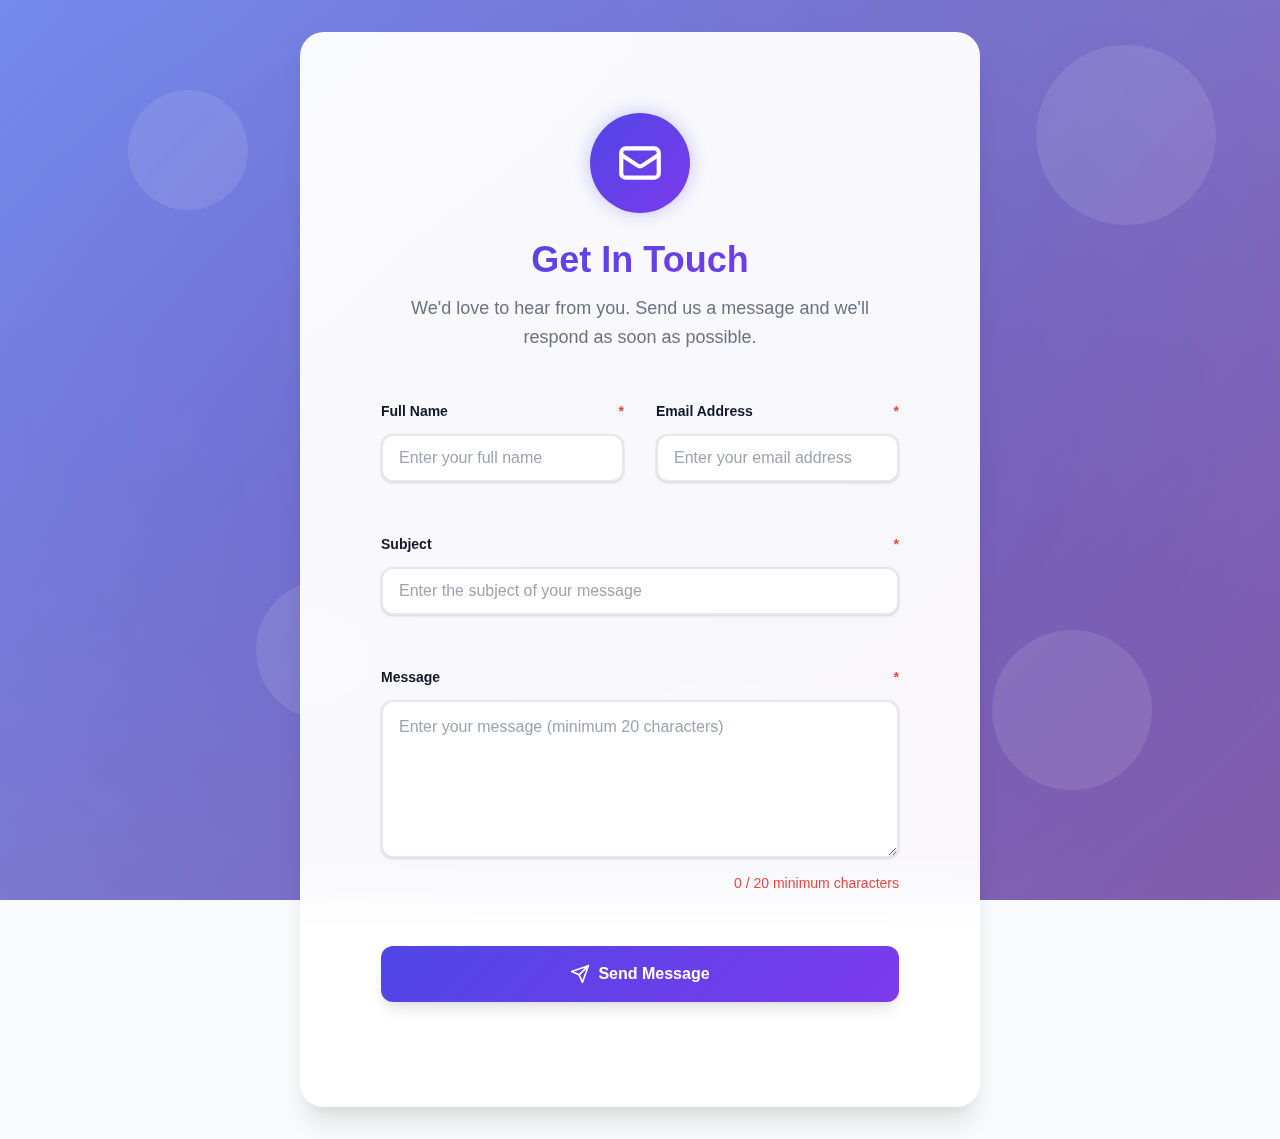
<file: ContactForm(Task4)/index.html>
<!DOCTYPE html>
<html lang="en">
<head>
    <meta charset="UTF-8">
    <meta name="viewport" content="width=device-width, initial-scale=1.0">
    <title>Contact Form - Get In Touch</title>
    <link rel="stylesheet" href="style.css">
</head>
<body>
    <!-- Animated Background -->
    <div class="animated-background">
        <div class="floating-shapes">
            <div class="shape shape-1"></div>
            <div class="shape shape-2"></div>
            <div class="shape shape-3"></div>
            <div class="shape shape-4"></div>
            <div class="shape shape-5"></div>
            <div class="shape shape-6"></div>
        </div>
        <div class="gradient-overlay"></div>
    </div>

    <main class="container">
        <div class="form-wrapper">
            <div class="form-header">
                <div class="icon-wrapper">
                    <svg class="contact-icon" viewBox="0 0 24 24" fill="none" xmlns="http://www.w3.org/2000/svg">
                        <path d="M3 8L10.89 13.26C11.2187 13.4793 11.6049 13.5963 12 13.5963C12.3951 13.5963 12.7813 13.4793 13.11 13.26L21 8M5 19H19C19.5304 19 20.0391 18.7893 20.4142 18.4142C20.7893 18.0391 21 17.5304 21 17V7C21 6.46957 20.7893 5.96086 20.4142 5.58579C20.0391 5.21071 19.5304 5 19 5H5C4.46957 5 3.96086 5.21071 3.58579 5.58579C3.21071 5.96086 3 6.46957 3 7V17C3 17.5304 3.21071 18.0391 3.58579 18.4142C3.96086 18.7893 4.46957 19 5 19Z" stroke="currentColor" stroke-width="2" stroke-linecap="round" stroke-linejoin="round"/>
                    </svg>
                </div>
                <h1 class="form-title">Get In Touch</h1>
                <p class="form-description">We'd love to hear from you. Send us a message and we'll respond as soon as possible.</p>
            </div>
            
            <form id="contactForm" class="contact-form" novalidate>
                <fieldset class="form-fieldset">
                    <legend class="sr-only">Contact Information</legend>
                    
                    <div class="form-grid">
                        <!-- Full Name Field -->
                        <div class="form-group">
                            <label for="fullName" class="form-label">
                                <span class="label-text">Full Name</span>
                                <span class="required-indicator" aria-label="required">*</span>
                            </label>
                            <div class="input-wrapper">
                                <input 
                                    type="text" 
                                    id="fullName" 
                                    name="fullName" 
                                    class="form-input" 
                                    placeholder="Enter your full name"
                                    required
                                    aria-describedby="fullNameError"
                                    autocomplete="name"
                                >
                                <div class="input-focus-ring"></div>
                            </div>
                            <div id="fullNameError" class="error-message" aria-live="polite"></div>
                        </div>

                        <!-- Email Field -->
                        <div class="form-group">
                            <label for="email" class="form-label">
                                <span class="label-text">Email Address</span>
                                <span class="required-indicator" aria-label="required">*</span>
                            </label>
                            <div class="input-wrapper">
                                <input 
                                    type="email" 
                                    id="email" 
                                    name="email" 
                                    class="form-input" 
                                    placeholder="Enter your email address"
                                    required
                                    aria-describedby="emailError"
                                    autocomplete="email"
                                >
                                <div class="input-focus-ring"></div>
                            </div>
                            <div id="emailError" class="error-message" aria-live="polite"></div>
                        </div>
                    </div>

                    <!-- Subject Field -->
                    <div class="form-group form-group-full">
                        <label for="subject" class="form-label">
                            <span class="label-text">Subject</span>
                            <span class="required-indicator" aria-label="required">*</span>
                        </label>
                        <div class="input-wrapper">
                            <input 
                                type="text" 
                                id="subject" 
                                name="subject" 
                                class="form-input" 
                                placeholder="Enter the subject of your message"
                                required
                                aria-describedby="subjectError"
                            >
                            <div class="input-focus-ring"></div>
                        </div>
                        <div id="subjectError" class="error-message" aria-live="polite"></div>
                    </div>

                    <!-- Message Field -->
                    <div class="form-group form-group-full">
                        <label for="message" class="form-label">
                            <span class="label-text">Message</span>
                            <span class="required-indicator" aria-label="required">*</span>
                        </label>
                        <div class="input-wrapper">
                            <textarea 
                                id="message" 
                                name="message" 
                                class="form-textarea" 
                                placeholder="Enter your message (minimum 20 characters)"
                                rows="5"
                                required
                                aria-describedby="messageError messageHelp"
                            ></textarea>
                            <div class="input-focus-ring"></div>
                        </div>
                        <div id="messageHelp" class="character-count">
                            <span id="charCount">0</span> / 20 minimum characters
                        </div>
                        <div id="messageError" class="error-message" aria-live="polite"></div>
                    </div>

                    <!-- Submit Button -->
                    <div class="form-group form-group-full">
                        <button type="submit" class="submit-btn" id="submitBtn">
                            <span class="btn-content">
                                <svg class="btn-icon" viewBox="0 0 24 24" fill="none" xmlns="http://www.w3.org/2000/svg">
                                    <path d="M22 2L11 13M22 2L15 22L11 13M22 2L2 9L11 13" stroke="currentColor" stroke-width="2" stroke-linecap="round" stroke-linejoin="round"/>
                                </svg>
                                <span class="btn-text">Send Message</span>
                            </span>
                            <span class="btn-loading" style="display: none;">
                                <svg class="loading-spinner" viewBox="0 0 24 24">
                                    <circle cx="12" cy="12" r="10" stroke="currentColor" stroke-width="4" fill="none" opacity="0.25"/>
                                    <path d="M12 2a10 10 0 0 1 10 10" stroke="currentColor" stroke-width="4" fill="none" stroke-linecap="round"/>
                                </svg>
                                Sending...
                            </span>
                        </button>
                    </div>

                    <!-- Success Message -->
                    <div id="successMessage" class="success-message" style="display: none;" aria-live="polite" role="status">
                        <div class="success-content">
                            <svg class="success-icon" viewBox="0 0 24 24" fill="none" xmlns="http://www.w3.org/2000/svg">
                                <path d="M9 12L11 14L15 10M21 12C21 16.9706 16.9706 21 12 21C7.02944 21 3 16.9706 3 12C3 7.02944 7.02944 3 12 3C16.9706 3 21 7.02944 21 12Z" stroke="currentColor" stroke-width="2" stroke-linecap="round" stroke-linejoin="round"/>
                            </svg>
                            <span>✅ Message sent successfully (demo)</span>
                        </div>
                    </div>
                </fieldset>
            </form>
        </div>
    </main>

    <script src="script.js"></script>
</body>
</html>
</file>
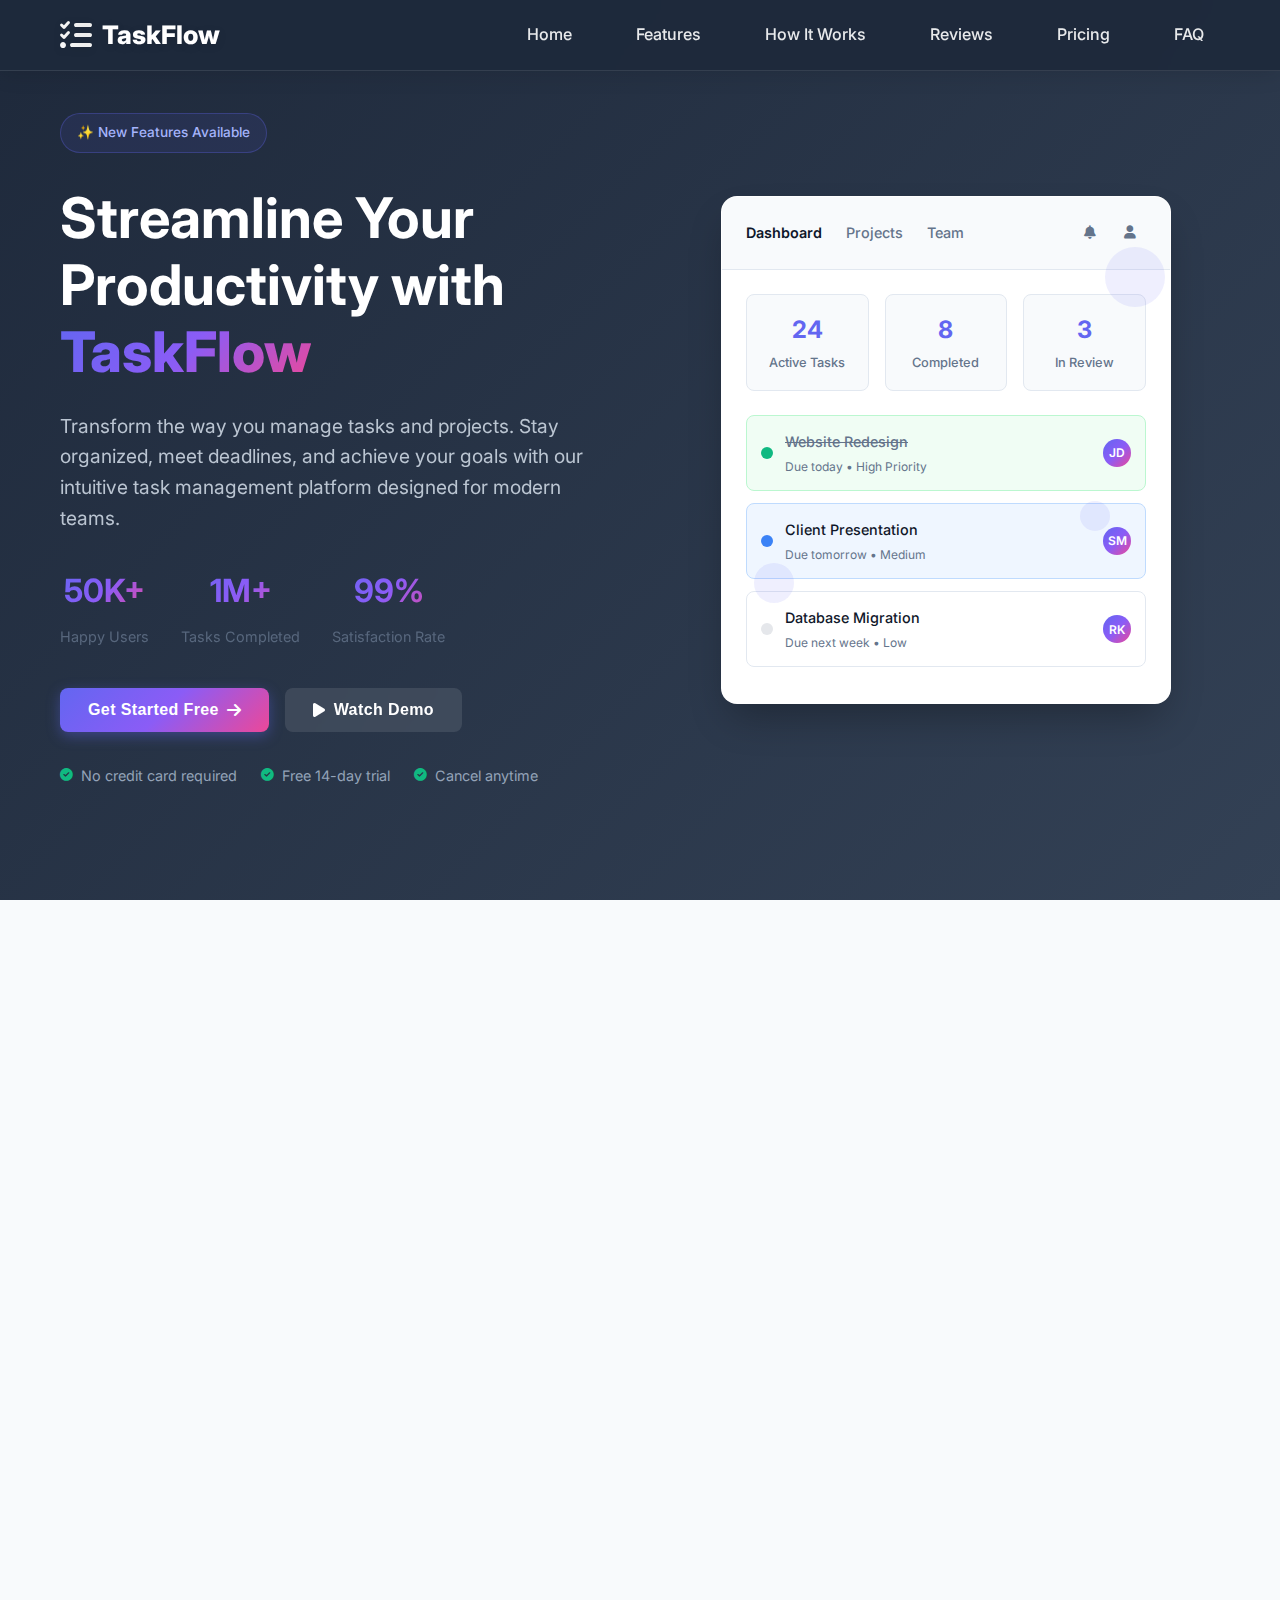
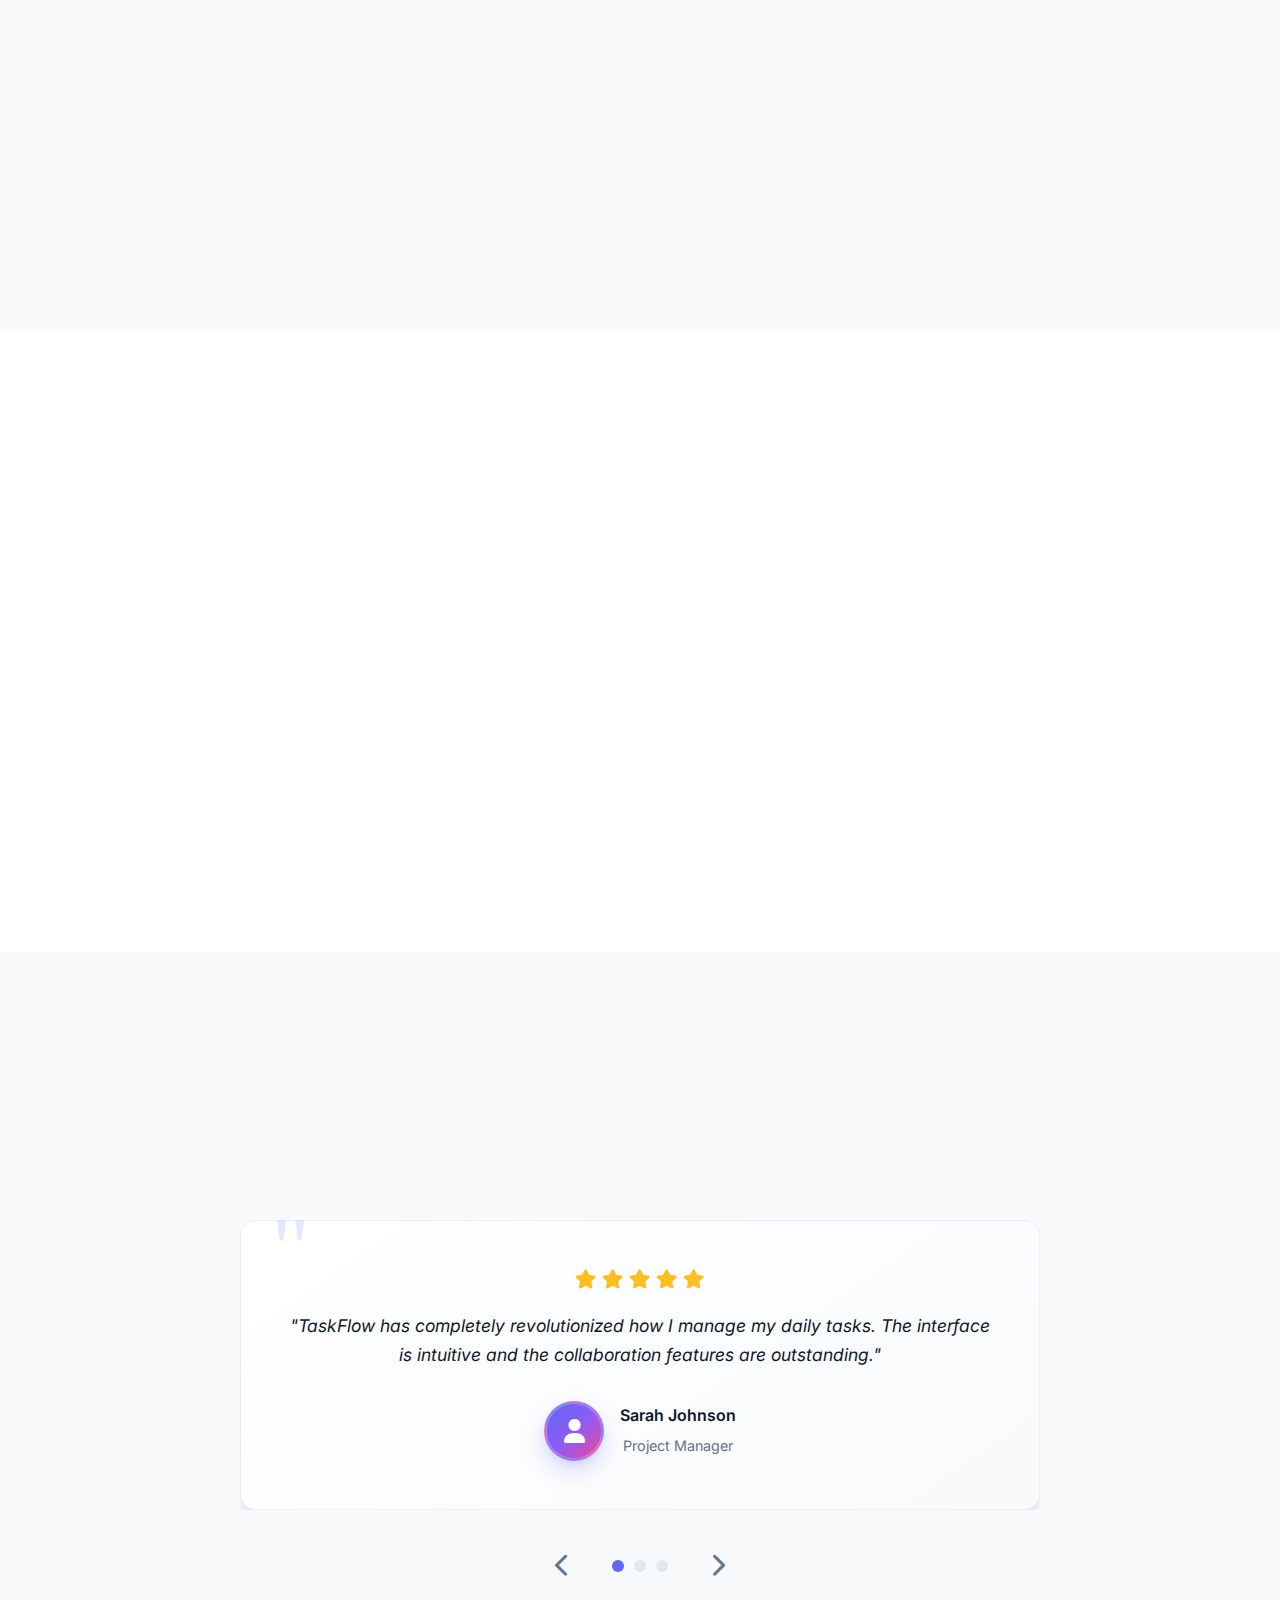
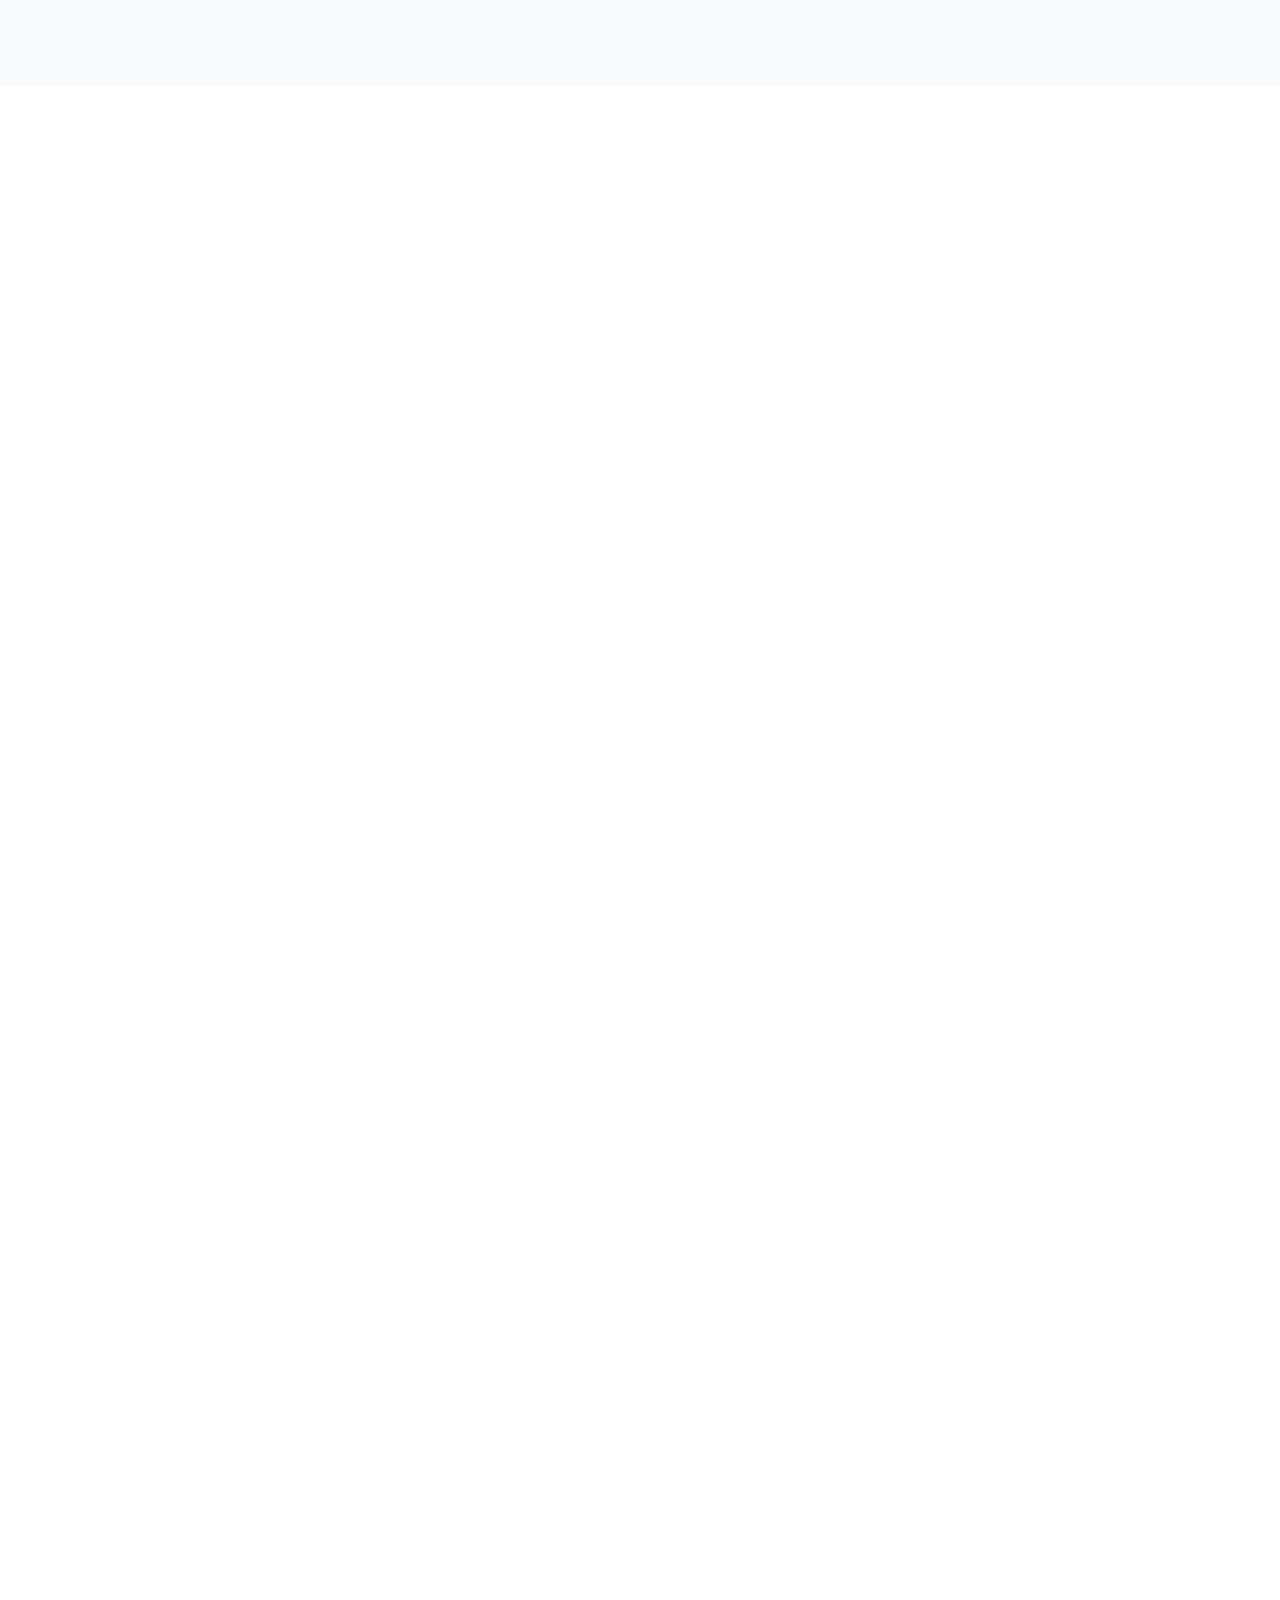
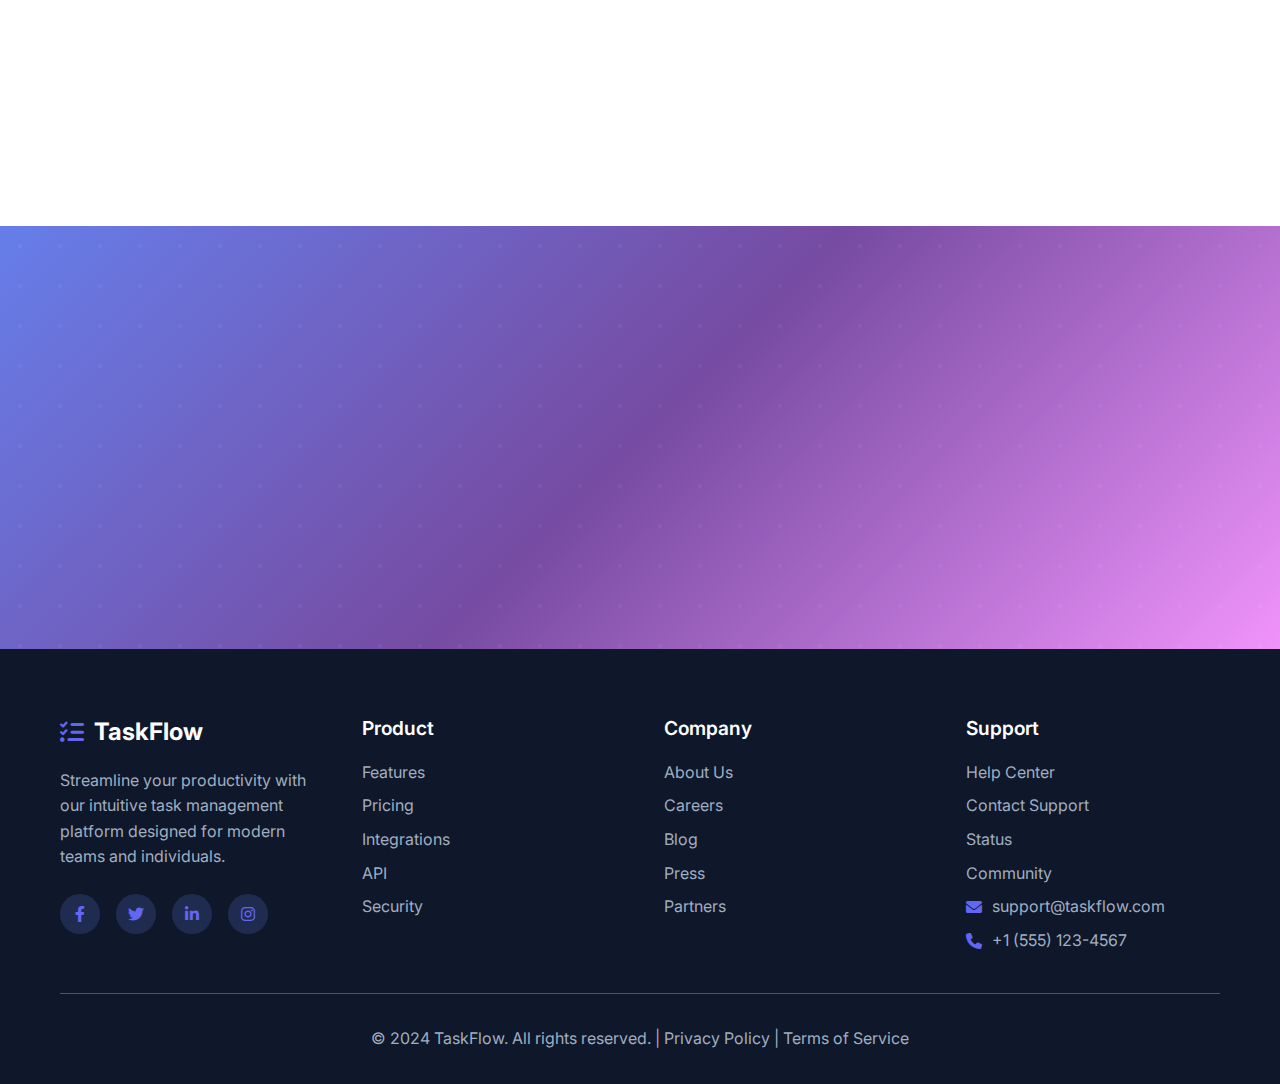
<file: TaskApp(Task2)/index.html>
<!DOCTYPE html>
<html lang="en">
<head>
    <meta charset="UTF-8">
    <meta name="viewport" content="width=device-width, initial-scale=1.0">
    <title>TaskFlow - Streamline Your Productivity</title>
    <link rel="stylesheet" href="styles.css">
    <link href="https://cdnjs.cloudflare.com/ajax/libs/font-awesome/6.0.0/css/all.min.css" rel="stylesheet">
    <link href="https://fonts.googleapis.com/css2?family=Inter:wght@300;400;500;600;700&display=swap" rel="stylesheet">
</head>
<body>
    <!-- Navigation -->
    <nav class="navbar" id="navbar">
        <div class="nav-container">
            <div class="nav-logo">
                <i class="fas fa-tasks"></i>
                <span>TaskFlow</span>
            </div>
            <ul class="nav-menu">
                <li><a href="#hero" class="nav-link">Home</a></li>
                <li><a href="#features" class="nav-link">Features</a></li>
                <li><a href="#how-it-works" class="nav-link">How It Works</a></li>
                <li><a href="#testimonials" class="nav-link">Reviews</a></li>
                <li><a href="#pricing" class="nav-link">Pricing</a></li>
                <li><a href="#faq" class="nav-link">FAQ</a></li>
            </ul>
            <div class="nav-toggle" id="nav-toggle">
                <span class="bar"></span>
                <span class="bar"></span>
                <span class="bar"></span>
            </div>
        </div>
    </nav>

    <!-- Hero Section -->
    <section id="hero" class="hero">
        <div class="hero-container">
            <div class="hero-content animate-on-scroll">
                <div class="hero-badge">
                    <span class="badge-text">✨ New Features Available</span>
                </div>
                <h1 class="hero-title">Streamline Your Productivity with <span class="gradient-text">TaskFlow</span></h1>
                <p class="hero-description">Transform the way you manage tasks and projects. Stay organized, meet deadlines, and achieve your goals with our intuitive task management platform designed for modern teams.</p>
                <div class="hero-stats">
                    <div class="stat-item">
                        <div class="stat-number">50K+</div>
                        <div class="stat-label">Happy Users</div>
                    </div>
                    <div class="stat-item">
                        <div class="stat-number">1M+</div>
                        <div class="stat-label">Tasks Completed</div>
                    </div>
                    <div class="stat-item">
                        <div class="stat-number">99%</div>
                        <div class="stat-label">Satisfaction Rate</div>
                    </div>
                </div>
                <div class="hero-buttons">
                    <button class="btn btn-primary" onclick="scrollToSection('pricing')">
                        Get Started Free
                        <i class="fas fa-arrow-right"></i>
                    </button>
                    <button class="btn btn-secondary" onclick="scrollToSection('features')">
                        <i class="fas fa-play"></i>
                        Watch Demo
                    </button>
                </div>
                <div class="hero-features">
                    <div class="feature-highlight">
                        <i class="fas fa-check-circle"></i>
                        <span>No credit card required</span>
                    </div>
                    <div class="feature-highlight">
                        <i class="fas fa-check-circle"></i>
                        <span>Free 14-day trial</span>
                    </div>
                    <div class="feature-highlight">
                        <i class="fas fa-check-circle"></i>
                        <span>Cancel anytime</span>
                    </div>
                </div>
            </div>
            <div class="hero-visual animate-on-scroll">
                <div class="hero-dashboard">
                    <div class="dashboard-header">
                        <div class="dashboard-nav">
                            <div class="nav-item active">Dashboard</div>
                            <div class="nav-item">Projects</div>
                            <div class="nav-item">Team</div>
                        </div>
                        <div class="dashboard-actions">
                            <button class="action-btn"><i class="fas fa-bell"></i></button>
                            <button class="action-btn"><i class="fas fa-user"></i></button>
                        </div>
                    </div>
                    <div class="dashboard-content">
                        <div class="dashboard-metrics">
                            <div class="metric">
                                <div class="metric-value">24</div>
                                <div class="metric-label">Active Tasks</div>
                            </div>
                            <div class="metric">
                                <div class="metric-value">8</div>
                                <div class="metric-label">Completed</div>
                            </div>
                            <div class="metric">
                                <div class="metric-value">3</div>
                                <div class="metric-label">In Review</div>
                            </div>
                        </div>
                        <div class="task-preview">
                            <div class="task-item completed">
                                <div class="task-status"></div>
                                <div class="task-info">
                                    <div class="task-title">Website Redesign</div>
                                    <div class="task-meta">Due today • High Priority</div>
                                </div>
                                <div class="task-assignee">JD</div>
                            </div>
                            <div class="task-item active">
                                <div class="task-status"></div>
                                <div class="task-info">
                                    <div class="task-title">Client Presentation</div>
                                    <div class="task-meta">Due tomorrow • Medium</div>
                                </div>
                                <div class="task-assignee">SM</div>
                            </div>
                            <div class="task-item">
                                <div class="task-status"></div>
                                <div class="task-info">
                                    <div class="task-title">Database Migration</div>
                                    <div class="task-meta">Due next week • Low</div>
                                </div>
                                <div class="task-assignee">RK</div>
                            </div>
                        </div>
                    </div>
                </div>
                <div class="floating-elements">
                    <div class="float-element element-1"></div>
                    <div class="float-element element-2"></div>
                    <div class="float-element element-3"></div>
                </div>
            </div>
        </div>
    </section>

    <!-- Features Section -->
    <section id="features" class="features">
        <div class="container">
            <div class="section-header animate-on-scroll">
                <h2>Powerful Features for Maximum Productivity</h2>
                <p>Everything you need to stay organized and get things done efficiently</p>
            </div>
            <div class="features-grid">
                <div class="feature-card animate-on-scroll">
                    <div class="feature-icon">
                        <i class="fas fa-list-check"></i>
                    </div>
                    <h3>Smart Task Organization</h3>
                    <p>Organize your tasks with categories, priorities, and due dates. Never miss an important deadline again.</p>
                </div>
                <div class="feature-card animate-on-scroll">
                    <div class="feature-icon">
                        <i class="fas fa-users"></i>
                    </div>
                    <h3>Team Collaboration</h3>
                    <p>Work together seamlessly with your team. Assign tasks, share progress, and communicate effectively.</p>
                </div>
                <div class="feature-card animate-on-scroll">
                    <div class="feature-icon">
                        <i class="fas fa-chart-line"></i>
                    </div>
                    <h3>Progress Tracking</h3>
                    <p>Monitor your productivity with detailed analytics and insights. See how much you've accomplished.</p>
                </div>
                <div class="feature-card animate-on-scroll">
                    <div class="feature-icon">
                        <i class="fas fa-mobile-alt"></i>
                    </div>
                    <h3>Cross-Platform Sync</h3>
                    <p>Access your tasks anywhere, anytime. Seamless synchronization across all your devices.</p>
                </div>
            </div>
        </div>
    </section>

    <!-- How It Works Section -->
    <section id="how-it-works" class="how-it-works">
        <div class="container">
            <div class="section-header animate-on-scroll">
                <h2>How TaskFlow Works</h2>
                <p>Get started in three simple steps</p>
            </div>
            <div class="steps-container">
                <div class="step animate-on-scroll">
                    <div class="step-number">1</div>
                    <div class="step-content">
                        <h3>Plan</h3>
                        <p>Create and organize your tasks with priorities, deadlines, and categories</p>
                    </div>
                    <div class="step-icon">
                        <i class="fas fa-clipboard-list"></i>
                    </div>
                </div>
                <div class="step-arrow animate-on-scroll">
                    <i class="fas fa-arrow-right"></i>
                </div>
                <div class="step animate-on-scroll">
                    <div class="step-number">2</div>
                    <div class="step-content">
                        <h3>Organize</h3>
                        <p>Structure your workflow and collaborate with team members effectively</p>
                    </div>
                    <div class="step-icon">
                        <i class="fas fa-project-diagram"></i>
                    </div>
                </div>
                <div class="step-arrow animate-on-scroll">
                    <i class="fas fa-arrow-right"></i>
                </div>
                <div class="step animate-on-scroll">
                    <div class="step-number">3</div>
                    <div class="step-content">
                        <h3>Complete</h3>
                        <p>Track progress and celebrate achievements as you complete your goals</p>
                    </div>
                    <div class="step-icon">
                        <i class="fas fa-trophy"></i>
                    </div>
                </div>
            </div>
        </div>
    </section>

    <!-- Testimonials Section -->
    <section id="testimonials" class="testimonials">
        <div class="container">
            <div class="section-header animate-on-scroll">
                <h2>What Our Users Say</h2>
                <p>Join thousands of satisfied users who have transformed their productivity</p>
            </div>
            <div class="testimonials-slider" id="testimonials-slider">
                <div class="testimonial-track">
                    <div class="testimonial-card active">
                        <div class="testimonial-content">
                            <div class="stars">
                                <i class="fas fa-star"></i>
                                <i class="fas fa-star"></i>
                                <i class="fas fa-star"></i>
                                <i class="fas fa-star"></i>
                                <i class="fas fa-star"></i>
                            </div>
                            <p>"TaskFlow has completely revolutionized how I manage my daily tasks. The interface is intuitive and the collaboration features are outstanding."</p>
                        </div>
                        <div class="testimonial-author">
                            <div class="author-avatar">
                                <i class="fas fa-user"></i>
                            </div>
                            <div class="author-info">
                                <h4>Sarah Johnson</h4>
                                <span>Project Manager</span>
                            </div>
                        </div>
                    </div>
                    <div class="testimonial-card">
                        <div class="testimonial-content">
                            <div class="stars">
                                <i class="fas fa-star"></i>
                                <i class="fas fa-star"></i>
                                <i class="fas fa-star"></i>
                                <i class="fas fa-star"></i>
                                <i class="fas fa-star"></i>
                            </div>
                            <p>"As a team lead, TaskFlow helps me keep track of everyone's progress. The analytics and reporting features are incredibly valuable."</p>
                        </div>
                        <div class="testimonial-author">
                            <div class="author-avatar">
                                <i class="fas fa-user"></i>
                            </div>
                            <div class="author-info">
                                <h4>Michael Chen</h4>
                                <span>Team Lead</span>
                            </div>
                        </div>
                    </div>
                    <div class="testimonial-card">
                        <div class="testimonial-content">
                            <div class="stars">
                                <i class="fas fa-star"></i>
                                <i class="fas fa-star"></i>
                                <i class="fas fa-star"></i>
                                <i class="fas fa-star"></i>
                                <i class="fas fa-star"></i>
                            </div>
                            <p>"The cross-platform sync is seamless. I can start a task on my laptop and continue on my phone without any issues. Highly recommended!"</p>
                        </div>
                        <div class="testimonial-author">
                            <div class="author-avatar">
                                <i class="fas fa-user"></i>
                            </div>
                            <div class="author-info">
                                <h4>Emily Rodriguez</h4>
                                <span>Freelancer</span>
                            </div>
                        </div>
                    </div>
                </div>
                <div class="testimonial-nav">
                    <button class="nav-btn prev-btn" id="prev-testimonial">
                        <i class="fas fa-chevron-left"></i>
                    </button>
                    <div class="testimonial-dots" id="testimonial-dots">
                        <span class="dot active" data-slide="0"></span>
                        <span class="dot" data-slide="1"></span>
                        <span class="dot" data-slide="2"></span>
                    </div>
                    <button class="nav-btn next-btn" id="next-testimonial">
                        <i class="fas fa-chevron-right"></i>
                    </button>
                </div>
            </div>
        </div>
    </section>

    <!-- Pricing Section -->
    <section id="pricing" class="pricing">
        <div class="container">
            <div class="section-header animate-on-scroll">
                <h2>Choose Your Plan</h2>
                <p>Select the perfect plan for your productivity needs</p>
            </div>
            <div class="pricing-grid">
                <div class="pricing-card animate-on-scroll" data-plan="free">
                    <div class="pricing-header">
                        <h3>Free</h3>
                        <div class="price">
                            <span class="currency">$</span>
                            <span class="amount">0</span>
                            <span class="period">/month</span>
                        </div>
                    </div>
                    <ul class="pricing-features">
                        <li><i class="fas fa-check"></i>Up to 10 tasks</li>
                        <li><i class="fas fa-check"></i>Basic organization</li>
                        <li><i class="fas fa-check"></i>Mobile app access</li>
                        <li><i class="fas fa-times"></i>Team collaboration</li>
                        <li><i class="fas fa-times"></i>Advanced analytics</li>
                    </ul>
                    <button class="btn btn-outline pricing-btn">Get Started</button>
                </div>
                <div class="pricing-card featured animate-on-scroll" data-plan="pro">
                    <div class="featured-badge">Most Popular</div>
                    <div class="pricing-header">
                        <h3>Pro</h3>
                        <div class="price">
                            <span class="currency">$</span>
                            <span class="amount">12</span>
                            <span class="period">/month</span>
                        </div>
                    </div>
                    <ul class="pricing-features">
                        <li><i class="fas fa-check"></i>Unlimited tasks</li>
                        <li><i class="fas fa-check"></i>Advanced organization</li>
                        <li><i class="fas fa-check"></i>Priority support</li>
                        <li><i class="fas fa-check"></i>Team collaboration</li>
                        <li><i class="fas fa-check"></i>Advanced analytics</li>
                    </ul>
                    <button class="btn btn-primary pricing-btn">Start Pro Trial</button>
                </div>
                <div class="pricing-card animate-on-scroll" data-plan="team">
                    <div class="pricing-header">
                        <h3>Team</h3>
                        <div class="price">
                            <span class="currency">$</span>
                            <span class="amount">25</span>
                            <span class="period">/month</span>
                        </div>
                    </div>
                    <ul class="pricing-features">
                        <li><i class="fas fa-check"></i>Everything in Pro</li>
                        <li><i class="fas fa-check"></i>Up to 10 team members</li>
                        <li><i class="fas fa-check"></i>Admin controls</li>
                        <li><i class="fas fa-check"></i>Custom integrations</li>
                        <li><i class="fas fa-check"></i>24/7 support</li>
                    </ul>
                    <button class="btn btn-outline pricing-btn">Contact Sales</button>
                </div>
            </div>
        </div>
    </section>

    <!-- Plan Details Modal -->
    <div class="modal-overlay" id="plan-modal">
        <div class="modal">
            <div class="modal-header">
                <h3 id="modal-title">Plan Details</h3>
                <button class="modal-close" id="modal-close">
                    <i class="fas fa-times"></i>
                </button>
            </div>
            <div class="modal-body">
                <form id="plan-form">
                    <div class="form-group">
                        <label for="user-name">Full Name</label>
                        <input type="text" id="user-name" name="name" required>
                    </div>
                    <div class="form-group">
                        <label for="user-email">Email Address</label>
                        <input type="email" id="user-email" name="email" required>
                    </div>
                    <div class="form-group">
                        <label for="user-company">Company (Optional)</label>
                        <input type="text" id="user-company" name="company">
                    </div>
                    <div class="form-group">
                        <label for="selected-plan">Selected Plan</label>
                        <input type="text" id="selected-plan" name="plan" readonly>
                    </div>
                    <button type="submit" class="btn btn-primary">Continue</button>
                </form>
            </div>
        </div>
    </div>

    <!-- Thank You Modal -->
    <div class="modal-overlay" id="thankyou-modal">
        <div class="modal">
            <div class="modal-header">
                <h3>Thank You!</h3>
                <button class="modal-close" onclick="closeThankYouModal()">
                    <i class="fas fa-times"></i>
                </button>
            </div>
            <div class="modal-body text-center">
                <div class="success-icon">
                    <i class="fas fa-check-circle"></i>
                </div>
                <h4>Subscription Confirmed!</h4>
                <p id="thankyou-message">Thank you for subscribing to our Pro plan. You'll receive a confirmation email shortly with next steps.</p>
                <button class="btn btn-primary" onclick="closeThankYouModal()">Continue</button>
            </div>
        </div>
    </div>

    <!-- Task Manager Section (Hidden initially) -->
    <section id="task-manager" class="task-manager hidden">
        <div class="container">
            <div class="section-header">
                <h2>Your TaskFlow Dashboard</h2>
                <p>Start managing your tasks efficiently</p>
            </div>
            <div class="task-manager-container">
                <div class="task-input-section">
                    <div class="task-form">
                        <input type="text" id="task-input" placeholder="Add a new task..." maxlength="100">
                        <select id="task-priority">
                            <option value="low">Low Priority</option>
                            <option value="medium" selected>Medium Priority</option>
                            <option value="high">High Priority</option>
                        </select>
                        <button id="add-task-btn" class="btn btn-primary">
                            <i class="fas fa-plus"></i> Add Task
                        </button>
                    </div>
                </div>
                <div class="task-stats">
                    <div class="stat-card">
                        <div class="stat-number" id="total-tasks">0</div>
                        <div class="stat-label">Total Tasks</div>
                    </div>
                    <div class="stat-card">
                        <div class="stat-number" id="completed-tasks">0</div>
                        <div class="stat-label">Completed</div>
                    </div>
                    <div class="stat-card">
                        <div class="stat-number" id="pending-tasks">0</div>
                        <div class="stat-label">Pending</div>
                    </div>
                </div>
                <div class="task-filters">
                    <button class="filter-btn active" data-filter="all">All Tasks</button>
                    <button class="filter-btn" data-filter="pending">Pending</button>
                    <button class="filter-btn" data-filter="completed">Completed</button>
                    <button class="filter-btn" data-filter="high">High Priority</button>
                </div>
                <div class="tasks-container">
                    <div id="tasks-list" class="tasks-list"></div>
                    <div id="empty-state" class="empty-state">
                        <i class="fas fa-tasks"></i>
                        <h3>No tasks yet</h3>
                        <p>Add your first task to get started with TaskFlow!</p>
                    </div>
                </div>
            </div>
        </div>
    </section>

    <!-- FAQ Section -->
    <section id="faq" class="faq">
        <div class="container">
            <div class="section-header animate-on-scroll">
                <h2>Frequently Asked Questions</h2>
                <p>Everything you need to know about TaskFlow</p>
            </div>
            <div class="faq-container">
                <div class="faq-item animate-on-scroll">
                    <div class="faq-question">
                        <h3>How does TaskFlow help improve my productivity?</h3>
                        <i class="fas fa-chevron-down"></i>
                    </div>
                    <div class="faq-answer">
                        <p>TaskFlow provides a centralized platform where you can organize, prioritize, and track all your tasks. With features like smart categorization, deadline reminders, and progress analytics, you can focus on what matters most and achieve your goals more efficiently.</p>
                    </div>
                </div>
                <div class="faq-item animate-on-scroll">
                    <div class="faq-question">
                        <h3>Can I use TaskFlow with my team?</h3>
                        <i class="fas fa-chevron-down"></i>
                    </div>
                    <div class="faq-answer">
                        <p>Absolutely! TaskFlow offers robust collaboration features including task assignment, real-time updates, shared workspaces, and team progress tracking. You can seamlessly coordinate with your team members and ensure everyone stays on the same page.</p>
                    </div>
                </div>
                <div class="faq-item animate-on-scroll">
                    <div class="faq-question">
                        <h3>Is my data secure with TaskFlow?</h3>
                        <i class="fas fa-chevron-down"></i>
                    </div>
                    <div class="faq-answer">
                        <p>Yes, security is our top priority. We use enterprise-grade encryption, secure cloud storage, and regular security audits to protect your data. All your information is encrypted in transit and at rest, ensuring complete privacy and security.</p>
                    </div>
                </div>
                <div class="faq-item animate-on-scroll">
                    <div class="faq-question">
                        <h3>What devices and platforms are supported?</h3>
                        <i class="fas fa-chevron-down"></i>
                    </div>
                    <div class="faq-answer">
                        <p>TaskFlow works seamlessly across all platforms. You can access it via web browsers on desktop and laptop computers, as well as through our mobile apps for iOS and Android. Your data syncs automatically across all devices.</p>
                    </div>
                </div>
                <div class="faq-item animate-on-scroll">
                    <div class="faq-question">
                        <h3>Can I cancel my subscription anytime?</h3>
                        <i class="fas fa-chevron-down"></i>
                    </div>
                    <div class="faq-answer">
                        <p>Yes, you can cancel your subscription at any time with no cancellation fees. You'll continue to have access to your paid features until the end of your current billing period. You can also downgrade to our free plan to keep your essential features.</p>
                    </div>
                </div>
            </div>
        </div>
    </section>

    <!-- Newsletter Section -->
    <section id="newsletter" class="newsletter">
        <div class="container">
            <div class="newsletter-content animate-on-scroll">
                <div class="newsletter-text">
                    <h2>Stay Updated with TaskFlow</h2>
                    <p>Get the latest productivity tips, feature updates, and exclusive insights delivered to your inbox</p>
                </div>
                <form class="newsletter-form" id="newsletter-form">
                    <div class="form-group">
                        <input type="email" id="newsletter-email" placeholder="Enter your email address" required>
                        <button type="submit" class="btn btn-secondary">
                            Subscribe
                            <i class="fas fa-paper-plane"></i>
                        </button>
                    </div>
                    <div id="newsletter-feedback" class="form-feedback"></div>
                </form>
            </div>
        </div>
    </section>

    <!-- Footer -->
    <footer class="footer">
        <div class="container">
            <div class="footer-content">
                <div class="footer-section">
                    <div class="footer-logo">
                        <i class="fas fa-tasks"></i>
                        <span>TaskFlow</span>
                    </div>
                    <p>Streamline your productivity with our intuitive task management platform designed for modern teams and individuals.</p>
                    <div class="social-links">
                        <a href="#" class="social-link"><i class="fab fa-facebook-f"></i></a>
                        <a href="#" class="social-link"><i class="fab fa-twitter"></i></a>
                        <a href="#" class="social-link"><i class="fab fa-linkedin-in"></i></a>
                        <a href="#" class="social-link"><i class="fab fa-instagram"></i></a>
                    </div>
                </div>
                <div class="footer-section">
                    <h3>Product</h3>
                    <ul>
                        <li><a href="#features">Features</a></li>
                        <li><a href="#pricing">Pricing</a></li>
                        <li><a href="#">Integrations</a></li>
                        <li><a href="#">API</a></li>
                        <li><a href="#">Security</a></li>
                    </ul>
                </div>
                <div class="footer-section">
                    <h3>Company</h3>
                    <ul>
                        <li><a href="#">About Us</a></li>
                        <li><a href="#">Careers</a></li>
                        <li><a href="#">Blog</a></li>
                        <li><a href="#">Press</a></li>
                        <li><a href="#">Partners</a></li>
                    </ul>
                </div>
                <div class="footer-section">
                    <h3>Support</h3>
                    <ul>
                        <li><a href="#faq">Help Center</a></li>
                        <li><a href="#">Contact Support</a></li>
                        <li><a href="#">Status</a></li>
                        <li><a href="#">Community</a></li>
                    </ul>
                    <div class="contact-info">
                        <p><i class="fas fa-envelope"></i>support@taskflow.com</p>
                        <p><i class="fas fa-phone"></i>+1 (555) 123-4567</p>
                    </div>
                </div>
            </div>
            <div class="footer-bottom">
                <p>&copy; 2024 TaskFlow. All rights reserved. | Privacy Policy | Terms of Service</p>
            </div>
        </div>
    </footer>

    <script src="script.js"></script>
</body>
</html>
</file>
<file: ContactForm(Task4)/style.css>
/* CSS Custom Properties */
:root {
    /* Primary Color Palette */
    --primary-color: #4f46e5;
    --primary-hover: #4338ca;
    --primary-focus: #6366f1;
    --primary-light: #e0e7ff;
    --primary-gradient: linear-gradient(135deg, #4f46e5 0%, #7c3aed 100%);
    
    /* Secondary Colors */
    --secondary-color: #06b6d4;
    --secondary-light: #cffafe;
    
    /* Status Colors */
    --success-color: #10b981;
    --success-light: #d1fae5;
    --error-color: #ef4444;
    --error-light: #fee2e2;
    --warning-color: #f59e0b;
    --warning-light: #fef3c7;
    
    /* Text Colors */
    --text-primary: #111827;
    --text-secondary: #6b7280;
    --text-tertiary: #9ca3af;
    --text-light: #d1d5db;
    --text-white: #ffffff;
    
    /* Background Colors */
    --bg-primary: #ffffff;
    --bg-secondary: #f9fafb;
    --bg-tertiary: #f3f4f6;
    --bg-dark: #1f2937;
    --bg-overlay: rgba(255, 255, 255, 0.95);
    
    /* Border Colors */
    --border-color: #e5e7eb;
    --border-hover: #d1d5db;
    --border-focus: #4f46e5;
    --border-error: #ef4444;
    
    /* Shadows */
    --shadow-xs: 0 1px 2px 0 rgba(0, 0, 0, 0.05);
    --shadow-sm: 0 1px 3px 0 rgba(0, 0, 0, 0.1), 0 1px 2px 0 rgba(0, 0, 0, 0.06);
    --shadow-md: 0 4px 6px -1px rgba(0, 0, 0, 0.1), 0 2px 4px -1px rgba(0, 0, 0, 0.06);
    --shadow-lg: 0 10px 15px -3px rgba(0, 0, 0, 0.1), 0 4px 6px -2px rgba(0, 0, 0, 0.05);
    --shadow-xl: 0 20px 25px -5px rgba(0, 0, 0, 0.1), 0 10px 10px -5px rgba(0, 0, 0, 0.04);
    --shadow-glow: 0 0 20px rgba(79, 70, 229, 0.3);
    --shadow-success: 0 0 20px rgba(16, 185, 129, 0.3);
    
    /* Spacing Scale */
    --space-1: 0.25rem;   /* 4px */
    --space-2: 0.5rem;    /* 8px */
    --space-3: 0.75rem;   /* 12px */
    --space-4: 1rem;      /* 16px */
    --space-5: 1.25rem;   /* 20px */
    --space-6: 1.5rem;    /* 24px */
    --space-8: 2rem;      /* 32px */
    --space-10: 2.5rem;   /* 40px */
    --space-12: 3rem;     /* 48px */
    --space-16: 4rem;     /* 64px */
    --space-20: 5rem;     /* 80px */
    
    /* Typography */
    --font-family: -apple-system, BlinkMacSystemFont, 'Segoe UI', Roboto, 'Helvetica Neue', Arial, sans-serif;
    --font-size-xs: 0.75rem;   /* 12px */
    --font-size-sm: 0.875rem;  /* 14px */
    --font-size-base: 1rem;    /* 16px */
    --font-size-lg: 1.125rem;  /* 18px */
    --font-size-xl: 1.25rem;   /* 20px */
    --font-size-2xl: 1.5rem;   /* 24px */
    --font-size-3xl: 1.875rem; /* 30px */
    --font-size-4xl: 2.25rem;  /* 36px */
    --line-height-tight: 1.25;
    --line-height-normal: 1.5;
    --line-height-relaxed: 1.625;
    --font-weight-normal: 400;
    --font-weight-medium: 500;
    --font-weight-semibold: 600;
    --font-weight-bold: 700;
    
    /* Border Radius */
    --radius-sm: 0.375rem;  /* 6px */
    --radius-md: 0.5rem;    /* 8px */
    --radius-lg: 0.75rem;   /* 12px */
    --radius-xl: 1rem;      /* 16px */
    --radius-2xl: 1.5rem;   /* 24px */
    --radius-full: 9999px;
    
    /* Form Specific */
    --form-max-width: 680px;
    --input-height: 3rem;
    --input-padding: 0 1rem;
    --textarea-padding: 0.75rem 1rem;
    --button-height: 3.5rem;
    
    /* Animation Durations */
    --duration-fast: 150ms;
    --duration-normal: 250ms;
    --duration-slow: 400ms;
    --duration-slower: 600ms;
    
    /* Animation Easings */
    --ease-in: cubic-bezier(0.4, 0, 1, 1);
    --ease-out: cubic-bezier(0, 0, 0.2, 1);
    --ease-in-out: cubic-bezier(0.4, 0, 0.2, 1);
    --ease-bounce: cubic-bezier(0.68, -0.55, 0.265, 1.55);
}

/* Reset and Base Styles */
*,
*::before,
*::after {
    box-sizing: border-box;
    margin: 0;
    padding: 0;
}

html {
    height: 100%;
    scroll-behavior: smooth;
}

body {
    font-family: var(--font-family);
    line-height: var(--line-height-normal);
    color: var(--text-primary);
    background: var(--bg-secondary);
    font-size: var(--font-size-base);
    font-weight: var(--font-weight-normal);
    min-height: 100vh;
    position: relative;
    overflow-x: hidden;
}

/* Screen Reader Only */
.sr-only {
    position: absolute;
    width: 1px;
    height: 1px;
    padding: 0;
    margin: -1px;
    overflow: hidden;
    clip: rect(0, 0, 0, 0);
    white-space: nowrap;
    border: 0;
}

/* Animated Background */
.animated-background {
    position: fixed;
    top: 0;
    left: 0;
    width: 100%;
    height: 100%;
    z-index: -1;
    background: linear-gradient(135deg, #667eea 0%, #764ba2 100%);
    overflow: hidden;
}

.gradient-overlay {
    position: absolute;
    top: 0;
    left: 0;
    width: 100%;
    height: 100%;
    background: radial-gradient(ellipse at center, transparent 0%, rgba(255, 255, 255, 0.1) 100%);
    animation: gradientShift 8s ease-in-out infinite alternate;
}

.floating-shapes {
    position: absolute;
    width: 100%;
    height: 100%;
    top: 0;
    left: 0;
}

.shape {
    position: absolute;
    border-radius: var(--radius-full);
    background: rgba(255, 255, 255, 0.1);
    backdrop-filter: blur(10px);
    animation: float 6s ease-in-out infinite;
}

.shape-1 {
    width: 80px;
    height: 80px;
    top: 10%;
    left: 10%;
    animation-delay: 0s;
    animation-duration: 8s;
}

.shape-2 {
    width: 120px;
    height: 120px;
    top: 70%;
    right: 10%;
    animation-delay: -2s;
    animation-duration: 10s;
}

.shape-3 {
    width: 60px;
    height: 60px;
    top: 30%;
    right: 30%;
    animation-delay: -4s;
    animation-duration: 7s;
}

.shape-4 {
    width: 100px;
    height: 100px;
    bottom: 20%;
    left: 20%;
    animation-delay: -1s;
    animation-duration: 9s;
}

.shape-5 {
    width: 140px;
    height: 140px;
    top: 5%;
    right: 5%;
    animation-delay: -3s;
    animation-duration: 11s;
}

.shape-6 {
    width: 90px;
    height: 90px;
    bottom: 10%;
    right: 40%;
    animation-delay: -5s;
    animation-duration: 6s;
}

/* Container and Layout */
.container {
    min-height: 100vh;
    display: flex;
    align-items: center;
    justify-content: center;
    padding: var(--space-6);
    position: relative;
}

.form-wrapper {
    width: 100%;
    max-width: var(--form-max-width);
    background: var(--bg-overlay);
    backdrop-filter: blur(20px);
    border: 1px solid rgba(255, 255, 255, 0.2);
    border-radius: var(--radius-2xl);
    box-shadow: var(--shadow-xl);
    padding: var(--space-12);
    position: relative;
    animation: slideInUp var(--duration-slower) var(--ease-out);
}

.form-wrapper::before {
    content: '';
    position: absolute;
    top: 0;
    left: 0;
    right: 0;
    bottom: 0;
    border-radius: var(--radius-2xl);
    background: linear-gradient(135deg, rgba(255, 255, 255, 0.2) 0%, rgba(255, 255, 255, 0.05) 100%);
    pointer-events: none;
    z-index: -1;
}

/* Form Header */
.form-header {
    text-align: center;
    margin-bottom: var(--space-12);
    animation: fadeIn var(--duration-slow) var(--ease-out) 0.2s both;
}

.icon-wrapper {
    display: inline-flex;
    align-items: center;
    justify-content: center;
    width: 80px;
    height: 80px;
    background: var(--primary-gradient);
    border-radius: var(--radius-full);
    margin-bottom: var(--space-6);
    box-shadow: var(--shadow-glow);
    animation: pulse 3s ease-in-out infinite;
}

.contact-icon {
    width: 40px;
    height: 40px;
    color: var(--text-white);
}

.form-title {
    font-size: var(--font-size-4xl);
    font-weight: var(--font-weight-bold);
    color: var(--text-primary);
    margin-bottom: var(--space-3);
    line-height: var(--line-height-tight);
    background: var(--primary-gradient);
    -webkit-background-clip: text;
    -webkit-text-fill-color: transparent;
    background-clip: text;
}

.form-description {
    font-size: var(--font-size-lg);
    color: var(--text-secondary);
    line-height: var(--line-height-relaxed);
    max-width: 500px;
    margin: 0 auto;
}

/* Form Styles */
.contact-form {
    width: 100%;
    animation: fadeIn var(--duration-slow) var(--ease-out) 0.4s both;
}

.form-fieldset {
    border: none;
    padding: 0;
    margin: 0;
}

.form-grid {
    display: grid;
    grid-template-columns: 1fr;
    gap: var(--space-6);
    margin-bottom: var(--space-6);
}

.form-group {
    position: relative;
    animation: slideInLeft var(--duration-normal) var(--ease-out);
}

.form-group:nth-child(1) { animation-delay: 0.1s; }
.form-group:nth-child(2) { animation-delay: 0.2s; }

.form-group-full {
    margin-bottom: var(--space-6);
    animation: slideInUp var(--duration-normal) var(--ease-out);
}

.form-group-full:nth-of-type(3) { animation-delay: 0.3s; }
.form-group-full:nth-of-type(4) { animation-delay: 0.4s; }
.form-group-full:nth-of-type(5) { animation-delay: 0.5s; }

/* Labels */
.form-label {
    display: flex;
    align-items: center;
    gap: var(--space-1);
    font-size: var(--font-size-sm);
    font-weight: var(--font-weight-semibold);
    color: var(--text-primary);
    margin-bottom: var(--space-3);
    transition: color var(--duration-fast) var(--ease-out);
}

.label-text {
    flex: 1;
}

.required-indicator {
    color: var(--error-color);
    font-weight: var(--font-weight-bold);
}

/* Input Wrapper */
.input-wrapper {
    position: relative;
    transition: transform var(--duration-fast) var(--ease-out);
}

.input-wrapper:hover {
    transform: translateY(-1px);
}

.input-focus-ring {
    position: absolute;
    top: 0;
    left: 0;
    right: 0;
    bottom: 0;
    border-radius: var(--radius-lg);
    border: 2px solid transparent;
    pointer-events: none;
    transition: all var(--duration-normal) var(--ease-out);
    z-index: 1;
}

/* Inputs and Textarea */
.form-input,
.form-textarea {
    width: 100%;
    height: var(--input-height);
    padding: var(--input-padding);
    border: 2px solid var(--border-color);
    border-radius: var(--radius-lg);
    font-size: var(--font-size-base);
    font-family: inherit;
    color: var(--text-primary);
    background: var(--bg-primary);
    transition: all var(--duration-normal) var(--ease-out);
    box-shadow: var(--shadow-sm);
    position: relative;
    z-index: 0;
}

.form-textarea {
    height: auto;
    min-height: 120px;
    padding: var(--textarea-padding);
    resize: vertical;
    line-height: var(--line-height-relaxed);
}

.form-input:hover,
.form-textarea:hover {
    border-color: var(--border-hover);
    box-shadow: var(--shadow-md);
}

.form-input:focus,
.form-textarea:focus {
    outline: none;
    border-color: var(--border-focus);
    box-shadow: var(--shadow-lg);
    transform: translateY(-2px);
}

.form-input:focus + .input-focus-ring,
.form-textarea:focus + .input-focus-ring {
    border-color: var(--primary-color);
    box-shadow: 0 0 0 4px rgba(79, 70, 229, 0.1);
}

.form-input::placeholder,
.form-textarea::placeholder {
    color: var(--text-tertiary);
    opacity: 1;
    transition: opacity var(--duration-fast) var(--ease-out);
}

.form-input:focus::placeholder,
.form-textarea:focus::placeholder {
    opacity: 0.7;
}

/* Character Counter */
.character-count {
    font-size: var(--font-size-sm);
    color: var(--text-secondary);
    margin-top: var(--space-2);
    text-align: right;
    transition: color var(--duration-fast) var(--ease-out);
}

/* Error States */
.form-input.error,
.form-textarea.error {
    border-color: var(--border-error);
    box-shadow: 0 0 0 4px rgba(239, 68, 68, 0.1);
    animation: shake 0.4s var(--ease-out);
}

.form-input.error + .input-focus-ring,
.form-textarea.error + .input-focus-ring {
    border-color: var(--error-color);
}

.error-message {
    font-size: var(--font-size-sm);
    color: var(--error-color);
    margin-top: var(--space-2);
    min-height: 1.25rem;
    display: flex;
    align-items: center;
    font-weight: var(--font-weight-medium);
    opacity: 0;
    transform: translateY(-4px);
    transition: all var(--duration-normal) var(--ease-out);
}

.error-message:not(:empty) {
    opacity: 1;
    transform: translateY(0);
    animation: slideInDown var(--duration-normal) var(--ease-out);
}

/* Submit Button */
.submit-btn {
    width: 100%;
    height: var(--button-height);
    background: var(--primary-gradient);
    color: var(--text-white);
    border: none;
    border-radius: var(--radius-lg);
    font-size: var(--font-size-base);
    font-weight: var(--font-weight-semibold);
    font-family: inherit;
    cursor: pointer;
    position: relative;
    overflow: hidden;
    transition: all var(--duration-normal) var(--ease-out);
    box-shadow: var(--shadow-lg);
    transform: translateY(0);
}

.submit-btn::before {
    content: '';
    position: absolute;
    top: 0;
    left: -100%;
    width: 100%;
    height: 100%;
    background: linear-gradient(90deg, transparent, rgba(255, 255, 255, 0.3), transparent);
    transition: left var(--duration-slower) var(--ease-out);
}

.submit-btn:hover {
    transform: translateY(-2px);
    box-shadow: var(--shadow-xl);
    background: linear-gradient(135deg, var(--primary-hover) 0%, #6d28d9 100%);
}

.submit-btn:hover::before {
    left: 100%;
}

.submit-btn:focus {
    outline: none;
    box-shadow: var(--shadow-xl), 0 0 0 4px rgba(79, 70, 229, 0.3);
}

.submit-btn:active {
    transform: translateY(-1px);
}

.submit-btn:disabled {
    background: var(--text-tertiary);
    cursor: not-allowed;
    transform: none;
    box-shadow: var(--shadow-sm);
}

.submit-btn:disabled:hover {
    transform: none;
    box-shadow: var(--shadow-sm);
}

.btn-content {
    display: flex;
    align-items: center;
    justify-content: center;
    gap: var(--space-2);
    transition: all var(--duration-normal) var(--ease-out);
}

.btn-icon {
    width: 20px;
    height: 20px;
    transition: transform var(--duration-normal) var(--ease-out);
}

.submit-btn:hover .btn-icon {
    transform: translateX(2px);
}

.btn-loading {
    position: absolute;
    top: 50%;
    left: 50%;
    transform: translate(-50%, -50%);
    display: flex;
    align-items: center;
    gap: var(--space-2);
}

.loading-spinner {
    width: 20px;
    height: 20px;
    animation: spin 1s linear infinite;
}

/* Success Message */
.success-message {
    background: var(--success-light);
    border: 2px solid var(--success-color);
    color: var(--success-color);
    padding: var(--space-5);
    border-radius: var(--radius-lg);
    margin-top: var(--space-6);
    opacity: 0;
    transform: scale(0.95) translateY(10px);
    transition: all var(--duration-normal) var(--ease-bounce);
    box-shadow: var(--shadow-success);
}

.success-message[style*="display: block"] {
    opacity: 1;
    transform: scale(1) translateY(0);
    animation: successBounce var(--duration-slower) var(--ease-bounce);
}

.success-content {
    display: flex;
    align-items: center;
    justify-content: center;
    gap: var(--space-3);
    font-weight: var(--font-weight-semibold);
    font-size: var(--font-size-base);
}

.success-icon {
    width: 24px;
    height: 24px;
    color: var(--success-color);
    animation: checkmark 0.6s var(--ease-out) 0.2s both;
}

/* Animations */
@keyframes float {
    0%, 100% {
        transform: translateY(0) rotate(0deg);
    }
    50% {
        transform: translateY(-20px) rotate(180deg);
    }
}

@keyframes gradientShift {
    0% {
        opacity: 0.3;
        transform: scale(1);
    }
    100% {
        opacity: 0.6;
        transform: scale(1.1);
    }
}

@keyframes slideInUp {
    from {
        opacity: 0;
        transform: translateY(30px);
    }
    to {
        opacity: 1;
        transform: translateY(0);
    }
}

@keyframes slideInLeft {
    from {
        opacity: 0;
        transform: translateX(-20px);
    }
    to {
        opacity: 1;
        transform: translateX(0);
    }
}

@keyframes slideInDown {
    from {
        opacity: 0;
        transform: translateY(-10px);
    }
    to {
        opacity: 1;
        transform: translateY(0);
    }
}

@keyframes fadeIn {
    from {
        opacity: 0;
    }
    to {
        opacity: 1;
    }
}

@keyframes shake {
    0%, 100% {
        transform: translateX(0);
    }
    25% {
        transform: translateX(-4px);
    }
    75% {
        transform: translateX(4px);
    }
}

@keyframes pulse {
    0%, 100% {
        transform: scale(1);
        box-shadow: var(--shadow-glow);
    }
    50% {
        transform: scale(1.05);
        box-shadow: 0 0 30px rgba(79, 70, 229, 0.4);
    }
}

@keyframes spin {
    from {
        transform: rotate(0deg);
    }
    to {
        transform: rotate(360deg);
    }
}

@keyframes successBounce {
    0% {
        opacity: 0;
        transform: scale(0.3) translateY(20px);
    }
    50% {
        opacity: 1;
        transform: scale(1.05) translateY(-5px);
    }
    100% {
        opacity: 1;
        transform: scale(1) translateY(0);
    }
}

@keyframes checkmark {
    0% {
        transform: scale(0);
    }
    50% {
        transform: scale(1.2);
    }
    100% {
        transform: scale(1);
    }
}

/* Responsive Design */
@media (min-width: 768px) {
    .form-grid {
        grid-template-columns: 1fr 1fr;
        gap: var(--space-8);
    }
    
    .container {
        padding: var(--space-8);
    }
    
    .form-wrapper {
        padding: var(--space-16);
    }
    
    .form-title {
        font-size: var(--font-size-4xl);
    }
    
    .icon-wrapper {
        width: 100px;
        height: 100px;
    }
    
    .contact-icon {
        width: 50px;
        height: 50px;
    }
}

@media (min-width: 1024px) {
    .form-wrapper {
        padding: var(--space-20);
    }
    
    .shape-1 { width: 120px; height: 120px; }
    .shape-2 { width: 160px; height: 160px; }
    .shape-3 { width: 90px; height: 90px; }
    .shape-4 { width: 140px; height: 140px; }
    .shape-5 { width: 180px; height: 180px; }
    .shape-6 { width: 110px; height: 110px; }
}

@media (max-width: 480px) {
    .container {
        padding: var(--space-4);
    }
    
    .form-wrapper {
        padding: var(--space-8);
    }
    
    .form-title {
        font-size: var(--font-size-3xl);
    }
    
    .form-description {
        font-size: var(--font-size-base);
    }
    
    .icon-wrapper {
        width: 60px;
        height: 60px;
        margin-bottom: var(--space-4);
    }
    
    .contact-icon {
        width: 30px;
        height: 30px;
    }
    
    .shape { display: none; }
}

/* Focus Visible for Better Accessibility */
.form-input:focus-visible,
.form-textarea:focus-visible,
.submit-btn:focus-visible {
    outline: 2px solid var(--primary-color);
    outline-offset: 2px;
}

/* High Contrast Mode Support */
@media (prefers-contrast: high) {
    :root {
        --border-color: #000000;
        --text-secondary: #000000;
        --bg-overlay: rgba(255, 255, 255, 0.98);
    }
    
    .form-wrapper {
        border: 2px solid #000000;
    }
}

/* Reduced Motion Support */
@media (prefers-reduced-motion: reduce) {
    *,
    *::before,
    *::after {
        animation-duration: 0.01ms !important;
        animation-iteration-count: 1 !important;
        transition-duration: 0.01ms !important;
        scroll-behavior: auto !important;
    }
    
    .floating-shapes {
        display: none;
    }
}

/* Print Styles */
@media print {
    .animated-background,
    .floating-shapes,
    .gradient-overlay {
        display: none !important;
    }
    
    .form-wrapper {
        box-shadow: none !important;
        border: 1px solid #000000 !important;
        background: white !important;
    }
    
    .submit-btn {
        background: #000000 !important;
        color: white !important;
    }
}
</file>
<file: TaskApp(Task2)/styles.css>
/* CSS Custom Properties */
:root {
    --primary-color: #6366f1;
    --primary-dark: #4f46e5;
    --primary-light: #a5b4fc;
    --secondary-color: #8b5cf6;
    --accent-color: #ec4899;
    --accent-light: #f472b6;
    --text-dark: #0f172a;
    --text-light: #64748b;
    --text-muted: #94a3b8;
    --background-light: #f8fafc;
    --background-white: #ffffff;
    --background-gradient: linear-gradient(135deg, #667eea 0%, #764ba2 50%, #f093fb 100%);
    --border-color: #e2e8f0;
    --success-color: #10b981;
    --warning-color: #f59e0b;
    --error-color: #ef4444;
    --info-color: #3b82f6;
    --shadow-sm: 0 1px 3px 0 rgba(0, 0, 0, 0.1), 0 1px 2px 0 rgba(0, 0, 0, 0.06);
    --shadow-md: 0 4px 6px -1px rgba(0, 0, 0, 0.1), 0 2px 4px -1px rgba(0, 0, 0, 0.06);
    --shadow-lg: 0 10px 15px -3px rgba(0, 0, 0, 0.1), 0 4px 6px -2px rgba(0, 0, 0, 0.05);
    --shadow-xl: 0 20px 25px -5px rgba(0, 0, 0, 0.1), 0 10px 10px -5px rgba(0, 0, 0, 0.04);
    --shadow-colored: 0 10px 25px -3px rgba(99, 102, 241, 0.3), 0 4px 6px -2px rgba(99, 102, 241, 0.1);
    --gradient-primary: linear-gradient(135deg, #6366f1 0%, #8b5cf6 50%, #ec4899 100%);
    --gradient-accent: linear-gradient(135deg, #ec4899 0%, #f472b6 50%, #fbbf24 100%);
    --gradient-success: linear-gradient(135deg, #10b981 0%, #34d399 100%);
    --gradient-hero: linear-gradient(135deg, #667eea 0%, #764ba2 50%, #f093fb 100%);
    --border-radius: 12px;
    --border-radius-lg: 16px;
    --border-radius-xl: 20px;
    --transition: all 0.3s cubic-bezier(0.4, 0, 0.2, 1);
    --font-family: 'Inter', -apple-system, BlinkMacSystemFont, 'Segoe UI', Roboto, sans-serif;
}

/* Reset and Base Styles */
* {
    margin: 0;
    padding: 0;
    box-sizing: border-box;
}

html {
    scroll-behavior: smooth;
    font-size: 16px;
}

body {
    font-family: var(--font-family);
    line-height: 1.6;
    color: var(--text-dark);
    background: linear-gradient(180deg, #ffffff 0%, #f8fafc 100%);
    overflow-x: hidden;
    scroll-behavior: smooth;
}

/* Utility Classes */
.container {
    max-width: 1200px;
    margin: 0 auto;
    padding: 0 20px;
}

.hidden {
    display: none !important;
}

.text-center {
    text-align: center;
}

.gradient-text {
    background: var(--gradient-primary);
    -webkit-background-clip: text;
    -webkit-text-fill-color: transparent;
    background-clip: text;
    font-weight: 800;
    position: relative;
    display: inline-block;
}

.gradient-text::after {
    content: attr(data-text);
    position: absolute;
    top: 0;
    left: 0;
    background: var(--gradient-primary);
    -webkit-background-clip: text;
    -webkit-text-fill-color: transparent;
    background-clip: text;
    z-index: -1;
    filter: blur(15px);
    opacity: 0.5;
}

/* Animations */
.animate-on-scroll {
    opacity: 0;
    transform: translateY(30px);
    transition: all 0.6s ease;
}

.animate-on-scroll.animate {
    opacity: 1;
    transform: translateY(0);
}

@keyframes float {
    0%, 100% { transform: translateY(0px) rotate(0deg); }
    25% { transform: translateY(-5px) rotate(1deg); }
    50% { transform: translateY(-10px) rotate(0deg); }
    75% { transform: translateY(-5px) rotate(-1deg); }
}

@keyframes glow {
    0%, 100% { box-shadow: 0 0 20px rgba(99, 102, 241, 0.3); }
    50% { box-shadow: 0 0 30px rgba(99, 102, 241, 0.6); }
}

@keyframes shimmer {
    0% { background-position: -200px 0; }
    100% { background-position: calc(200px + 100%) 0; }
}

@keyframes pulse {
    0%, 100% { transform: scale(1); }
    50% { transform: scale(1.05); }
}

@keyframes slideIn {
    from {
        opacity: 0;
        transform: translateX(-30px);
    }
    to {
        opacity: 1;
        transform: translateX(0);
    }
}

/* Navigation */
.navbar {
    position: fixed;
    top: 0;
    width: 100%;
    background: rgba(30, 41, 59, 0.95);
    backdrop-filter: blur(20px);
    border-bottom: 1px solid rgba(255, 255, 255, 0.1);
    z-index: 1000;
    transition: var(--transition);
    box-shadow: 0 4px 20px rgba(0, 0, 0, 0.1);
}

.nav-container {
    max-width: 1200px;
    margin: 0 auto;
    padding: 0 20px;
    display: flex;
    justify-content: space-between;
    align-items: center;
    height: 70px;
}

.nav-logo {
    display: flex;
    align-items: center;
    font-size: 1.6rem;
    font-weight: 800;
    color: white;
    text-shadow: 0 2px 10px rgba(0, 0, 0, 0.1);
}

.nav-logo i {
    margin-right: 10px;
    font-size: 2rem;
    background: linear-gradient(45deg, #fff, #f0f0f0);
    -webkit-background-clip: text;
    -webkit-text-fill-color: transparent;
    background-clip: text;
}

.nav-menu {
    display: flex;
    list-style: none;
    gap: 2rem;
}

.nav-link {
    text-decoration: none;
    color: rgba(255, 255, 255, 0.9);
    font-weight: 500;
    transition: var(--transition);
    position: relative;
    padding: 8px 16px;
    border-radius: 25px;
}

.nav-link:hover {
    color: white;
    background: rgba(255, 255, 255, 0.15);
    transform: translateY(-2px);
}

.nav-link::after {
    content: '';
    position: absolute;
    width: 0;
    height: 2px;
    bottom: 4px;
    left: 50%;
    background: white;
    transition: var(--transition);
    transform: translateX(-50%);
    border-radius: 2px;
}

.nav-link:hover::after {
    width: 80%;
}

.nav-toggle {
    display: none;
    flex-direction: column;
    cursor: pointer;
}

.bar {
    width: 25px;
    height: 3px;
    background-color: white;
    margin: 3px 0;
    transition: var(--transition);
    border-radius: 2px;
}

/* Buttons */
.btn {
    display: inline-flex;
    align-items: center;
    justify-content: center;
    padding: 12px 24px;
    border-radius: var(--border-radius);
    font-weight: 600;
    text-decoration: none;
    border: none;
    cursor: pointer;
    transition: var(--transition);
    font-size: 1rem;
    line-height: 1;
}

.btn-primary {
    background: var(--gradient-primary);
    color: white;
    box-shadow: 0 4px 14px 0 rgba(99, 102, 241, 0.39);
    border: none;
    font-weight: 600;
    letter-spacing: 0.025em;
}

.btn-primary:hover {
    transform: translateY(-2px);
    box-shadow: 0 8px 25px 0 rgba(99, 102, 241, 0.5);
    filter: brightness(1.05);
}

.btn-secondary {
    background: rgba(255, 255, 255, 0.1);
    color: white;
    border: 2px solid rgba(255, 255, 255, 0.2);
    backdrop-filter: blur(10px);
    font-weight: 600;
    letter-spacing: 0.025em;
}

.btn-secondary:hover {
    background: rgba(255, 255, 255, 0.2);
    border-color: rgba(255, 255, 255, 0.4);
    transform: translateY(-2px);
    box-shadow: 0 4px 14px 0 rgba(255, 255, 255, 0.2);
}

.btn-outline {
    background: transparent;
    color: var(--text-dark);
    border: 2px solid var(--border-color);
}

.btn-outline:hover {
    background: var(--primary-color);
    color: white;
    border-color: var(--primary-color);
}

/* Hero Section */
.hero {
    min-height: 100vh;
    display: flex;
    align-items: center;
    position: relative;
    background: linear-gradient(135deg, #1e293b 0%, #334155 100%);
    overflow: hidden;
}

.hero::before {
    content: '';
    position: absolute;
    top: 0;
    left: 0;
    right: 0;
    bottom: 0;
    background: url('data:image/svg+xml,<svg width="60" height="60" viewBox="0 0 60 60" xmlns="http://www.w3.org/2000/svg"><g fill="none" fill-rule="evenodd"><g fill="%23ffffff" fill-opacity="0.02"><circle cx="30" cy="30" r="1"/></g></svg>');
    z-index: 1;
}

.hero-container {
    max-width: 1200px;
    margin: 0 auto;
    padding: 0 20px;
    display: grid;
    grid-template-columns: 1fr 1fr;
    gap: 4rem;
    align-items: center;
    position: relative;
    z-index: 2;
    min-height: 100vh;
}

.hero-content {
    color: white;
    position: relative;
    z-index: 3;
}

.hero-badge {
    display: inline-block;
    background: rgba(99, 102, 241, 0.1);
    padding: 8px 16px;
    border-radius: 20px;
    font-size: 0.85rem;
    margin-bottom: 2rem;
    border: 1px solid rgba(99, 102, 241, 0.3);
    font-weight: 500;
    color: #a5b4fc;
}

.badge-text {
    display: flex;
    align-items: center;
    gap: 0.5rem;
}

.hero-title {
    font-size: 3.5rem;
    font-weight: 700;
    line-height: 1.2;
    margin-bottom: 1.5rem;
    text-shadow: none;
}

.hero-description {
    font-size: 1.2rem;
    margin-bottom: 2rem;
    opacity: 0.9;
    line-height: 1.6;
    color: #cbd5e1;
}

.hero-stats {
    display: flex;
    gap: 2rem;
    margin-bottom: 2.5rem;
}

.stat-item {
    text-align: center;
}

.stat-number {
    font-size: 2rem;
    font-weight: 700;
    color: #ffffff;
    margin-bottom: 0.25rem;
    background: var(--gradient-primary);
    -webkit-background-clip: text;
    -webkit-text-fill-color: transparent;
    background-clip: text;
}

.stat-label {
    font-size: 0.85rem;
    opacity: 0.8;
    font-weight: 400;
    color: #94a3b8;
}

.hero-buttons {
    display: flex;
    gap: 1rem;
    flex-wrap: wrap;
    margin-bottom: 2rem;
}

.btn {
    padding: 14px 28px;
    font-size: 1rem;
    font-weight: 600;
    border-radius: 8px;
    display: inline-flex;
    align-items: center;
    gap: 0.5rem;
    transition: all 0.3s ease;
    text-decoration: none;
    cursor: pointer;
    border: none;
}

.hero-features {
    display: flex;
    flex-wrap: wrap;
    gap: 1.5rem;
}

.feature-highlight {
    display: flex;
    align-items: center;
    gap: 0.5rem;
    font-size: 0.9rem;
    color: #94a3b8;
}

.feature-highlight i {
    color: #10b981;
    font-size: 0.8rem;
}

.hero-visual {
    display: flex;
    justify-content: center;
    align-items: center;
    position: relative;
}

.hero-dashboard {
    background: #ffffff;
    border-radius: 16px;
    padding: 0;
    box-shadow: 0 20px 40px -10px rgba(0, 0, 0, 0.3);
    width: 100%;
    max-width: 450px;
    animation: float 6s ease-in-out infinite;
    border: 1px solid rgba(255, 255, 255, 0.1);
    overflow: hidden;
}

.dashboard-header {
    background: #f8fafc;
    padding: 1.25rem 1.5rem;
    display: flex;
    justify-content: space-between;
    align-items: center;
    border-bottom: 1px solid #e2e8f0;
}

.dashboard-nav {
    display: flex;
    gap: 1.5rem;
}

.nav-item {
    font-size: 0.9rem;
    font-weight: 500;
    color: #64748b;
    cursor: pointer;
    transition: color 0.2s ease;
}

.nav-item.active {
    color: #0f172a;
    font-weight: 600;
}

.dashboard-actions {
    display: flex;
    gap: 0.5rem;
}

.action-btn {
    width: 32px;
    height: 32px;
    background: none;
    border: none;
    color: #64748b;
    cursor: pointer;
    border-radius: 6px;
    display: flex;
    align-items: center;
    justify-content: center;
    transition: background 0.2s ease;
}

.action-btn:hover {
    background: #e2e8f0;
    color: #0f172a;
}

.dashboard-content {
    padding: 1.5rem;
}

.dashboard-metrics {
    display: grid;
    grid-template-columns: repeat(3, 1fr);
    gap: 1rem;
    margin-bottom: 1.5rem;
}

.metric {
    text-align: center;
    padding: 1rem;
    background: #f8fafc;
    border-radius: 8px;
    border: 1px solid #e2e8f0;
}

.metric-value {
    font-size: 1.5rem;
    font-weight: 700;
    color: var(--primary-color);
    margin-bottom: 0.25rem;
}

.metric-label {
    font-size: 0.8rem;
    color: #64748b;
    font-weight: 500;
}

/* .task-preview {
    space-y: 0.75rem;
} */

.task-item {
    display: flex;
    align-items: center;
    gap: 0.75rem;
    padding: 0.875rem;
    margin-bottom: 0.75rem;
    border-radius: 8px;
    transition: all 0.2s ease;
    background: #ffffff;
    border: 1px solid #e2e8f0;
}

.task-item:hover {
    background: #f8fafc;
    border-color: #cbd5e1;
}

.task-item.completed {
    background: #f0fdf4;
    border-color: #bbf7d0;
}

.task-item.active {
    background: #eff6ff;
    border-color: #bfdbfe;
}

.task-status {
    width: 12px;
    height: 12px;
    border-radius: 50%;
    background: #e5e7eb;
}

.task-item.completed .task-status {
    background: #10b981;
}

.task-item.active .task-status {
    background: #3b82f6;
}

.task-info {
    flex: 1;
}

.task-title {
    font-weight: 500;
    color: #0f172a;
    font-size: 0.9rem;
    margin-bottom: 0.25rem;
}

.task-item.completed .task-title {
    text-decoration: line-through;
    color: #64748b;
}

.task-meta {
    font-size: 0.75rem;
    color: #64748b;
}

.task-assignee {
    width: 28px;
    height: 28px;
    background: var(--gradient-primary);
    border-radius: 50%;
    display: flex;
    align-items: center;
    justify-content: center;
    color: white;
    font-weight: 600;
    font-size: 0.75rem;
}

.floating-elements {
    position: absolute;
    width: 100%;
    height: 100%;
    pointer-events: none;
    top: 0;
    left: 0;
}

.float-element {
    position: absolute;
    background: rgba(99, 102, 241, 0.1);
    border-radius: 50%;
    animation: float 6s ease-in-out infinite;
}

.element-1 {
    width: 60px;
    height: 60px;
    top: 10%;
    right: 10%;
    animation-delay: 0s;
}

.element-2 {
    width: 40px;
    height: 40px;
    bottom: 20%;
    left: 15%;
    animation-delay: 2s;
}

.element-3 {
    width: 30px;
    height: 30px;
    top: 60%;
    right: 20%;
    animation-delay: 4s;
}

/* Section Headers */
.section-header {
    text-align: center;
    margin-bottom: 4rem;
}

.section-header h2 {
    font-size: 2.5rem;
    font-weight: 700;
    margin-bottom: 1rem;
    color: var(--text-dark);
}

.section-header p {
    font-size: 1.1rem;
    color: var(--text-light);
    max-width: 600px;
    margin: 0 auto;
}

/* Features Section */
.features {
    padding: 6rem 0;
    background: var(--background-light);
}

.features-grid {
    display: grid;
    grid-template-columns: repeat(auto-fit, minmax(280px, 1fr));
    gap: 2rem;
}

.feature-card {
    background: linear-gradient(145deg, #ffffff 0%, #f8fafc 100%);
    padding: 2.5rem;
    border-radius: var(--border-radius-lg);
    text-align: center;
    box-shadow: var(--shadow-sm);
    transition: var(--transition);
    border: 1px solid rgba(99, 102, 241, 0.1);
    position: relative;
    overflow: hidden;
}

.feature-card::before {
    content: '';
    position: absolute;
    top: -50%;
    left: -50%;
    width: 200%;
    height: 200%;
    background: linear-gradient(45deg, transparent 30%, rgba(99, 102, 241, 0.05) 50%, transparent 70%);
    transform: rotate(45deg);
    transition: var(--transition);
    opacity: 0;
}

.feature-card:hover::before {
    opacity: 1;
    animation: shimmer 1.5s ease-in-out;
}

.feature-card:hover {
    transform: translateY(-8px) scale(1.02);
    box-shadow: 0 20px 40px -5px rgba(99, 102, 241, 0.25), 0 10px 20px -5px rgba(99, 102, 241, 0.1);
    border-color: rgba(99, 102, 241, 0.3);
}

.feature-icon {
    width: 80px;
    height: 80px;
    background: var(--gradient-primary);
    border-radius: 50%;
    display: flex;
    align-items: center;
    justify-content: center;
    margin: 0 auto 1.5rem;
    font-size: 2rem;
    color: white;
    box-shadow: var(--shadow-colored);
    transition: var(--transition);
}

.feature-card:hover .feature-icon {
    transform: scale(1.1) rotate(5deg);
    box-shadow: 0 15px 35px -5px rgba(99, 102, 241, 0.4);
}

.feature-card h3 {
    font-size: 1.5rem;
    font-weight: 600;
    margin-bottom: 1rem;
    color: var(--text-dark);
}

.feature-card p {
    color: var(--text-light);
    line-height: 1.6;
}

/* How It Works Section */
.how-it-works {
    padding: 6rem 0;
    background: var(--background-white);
}

.steps-container {
    display: flex;
    align-items: center;
    justify-content: center;
    gap: 2rem;
    flex-wrap: wrap;
}

.step {
    text-align: center;
    max-width: 250px;
    position: relative;
}

.step-number {
    width: 60px;
    height: 60px;
    background: var(--gradient-primary);
    border-radius: 50%;
    display: flex;
    align-items: center;
    justify-content: center;
    font-size: 1.5rem;
    font-weight: 700;
    color: white;
    margin: 0 auto 1rem;
    box-shadow: var(--shadow-colored);
    border: 3px solid rgba(255, 255, 255, 0.2);
}

.step-content h3 {
    font-size: 1.3rem;
    font-weight: 600;
    margin-bottom: 0.5rem;
    color: var(--text-dark);
}

.step-content p {
    color: var(--text-light);
    font-size: 0.95rem;
    margin-bottom: 1rem;
}

.step-icon {
    font-size: 2rem;
    color: var(--primary-color);
}

.step-arrow {
    font-size: 1.5rem;
    color: var(--text-light);
}

/* Testimonials Section */
.testimonials {
    padding: 6rem 0;
    background: var(--background-light);
}

.testimonials-slider {
    max-width: 800px;
    margin: 0 auto;
    position: relative;
}

.testimonial-track {
    position: relative;
    overflow: hidden;
}

.testimonial-card {
    background: linear-gradient(145deg, #ffffff 0%, #f8fafc 100%);
    padding: 3rem;
    border-radius: var(--border-radius-lg);
    box-shadow: var(--shadow-lg);
    text-align: center;
    display: none;
    opacity: 0;
    transition: opacity 0.5s ease;
    border: 1px solid rgba(99, 102, 241, 0.1);
    position: relative;
}

.testimonial-card::before {
    content: '"';
    position: absolute;
    top: -20px;
    left: 30px;
    font-size: 6rem;
    color: var(--primary-light);
    font-family: serif;
    opacity: 0.3;
    line-height: 1;
}

.testimonial-card.active {
    display: block;
    opacity: 1;
}

.stars {
    display: flex;
    justify-content: center;
    gap: 5px;
    margin-bottom: 1.5rem;
}

.stars i {
    color: #fbbf24;
    font-size: 1.2rem;
}

.testimonial-content p {
    font-size: 1.1rem;
    line-height: 1.6;
    color: var(--text-dark);
    margin-bottom: 2rem;
    font-style: italic;
}

.testimonial-author {
    display: flex;
    align-items: center;
    justify-content: center;
    gap: 1rem;
}

.author-avatar {
    width: 60px;
    height: 60px;
    background: var(--gradient-primary);
    border-radius: 50%;
    display: flex;
    align-items: center;
    justify-content: center;
    color: white;
    font-size: 1.5rem;
    box-shadow: var(--shadow-colored);
    border: 3px solid rgba(255, 255, 255, 0.2);
}

.author-info h4 {
    font-weight: 600;
    color: var(--text-dark);
    margin-bottom: 0.25rem;
}

.author-info span {
    color: var(--text-light);
    font-size: 0.9rem;
}

.testimonial-nav {
    display: flex;
    justify-content: center;
    align-items: center;
    gap: 2rem;
    margin-top: 2rem;
}

.nav-btn {
    background: none;
    border: none;
    font-size: 1.5rem;
    color: var(--text-light);
    cursor: pointer;
    transition: var(--transition);
    padding: 10px;
}

.nav-btn:hover {
    color: var(--primary-color);
}

.testimonial-dots {
    display: flex;
    gap: 10px;
}

.dot {
    width: 12px;
    height: 12px;
    border-radius: 50%;
    background: var(--border-color);
    cursor: pointer;
    transition: var(--transition);
}

.dot.active,
.dot:hover {
    background: var(--primary-color);
}

/* Pricing Section */
.pricing {
    padding: 6rem 0;
    background: var(--background-white);
}

.pricing-grid {
    display: grid;
    grid-template-columns: repeat(auto-fit, minmax(300px, 1fr));
    gap: 2rem;
    max-width: 1000px;
    margin: 0 auto;
}

.pricing-card {
    background: linear-gradient(145deg, #ffffff 0%, #f8fafc 100%);
    border: 2px solid var(--border-color);
    border-radius: var(--border-radius-lg);
    padding: 2.5rem;
    text-align: center;
    position: relative;
    transition: var(--transition);
    box-shadow: var(--shadow-sm);
}

.pricing-card:hover {
    transform: translateY(-8px) scale(1.02);
    box-shadow: 0 20px 40px -5px rgba(99, 102, 241, 0.15);
    border-color: var(--primary-color);
}

.pricing-card.featured {
    border-color: var(--primary-color);
    transform: scale(1.05);
    box-shadow: var(--shadow-colored);
    background: linear-gradient(145deg, #ffffff 0%, #f8fafc 100%);
    position: relative;
    overflow: hidden;
}

.pricing-card.featured::before {
    content: '';
    position: absolute;
    top: 0;
    left: 0;
    right: 0;
    height: 4px;
    background: var(--gradient-primary);
}

.featured-badge {
    position: absolute;
    top: -15px;
    left: 50%;
    transform: translateX(-50%);
    background: var(--gradient-primary);
    color: white;
    padding: 8px 24px;
    border-radius: var(--border-radius-xl);
    font-size: 0.9rem;
    font-weight: 600;
    box-shadow: var(--shadow-colored);
    letter-spacing: 0.025em;
}

.pricing-header h3 {
    font-size: 1.5rem;
    font-weight: 700;
    margin-bottom: 1rem;
    color: var(--text-dark);
}

.price {
    display: flex;
    align-items: baseline;
    justify-content: center;
    margin-bottom: 2rem;
}

.currency {
    font-size: 1.2rem;
    color: var(--text-light);
}

.amount {
    font-size: 3rem;
    font-weight: 700;
    color: var(--text-dark);
    margin: 0 5px;
}

.period {
    color: var(--text-light);
}

.pricing-features {
    list-style: none;
    margin-bottom: 2rem;
}

.pricing-features li {
    display: flex;
    align-items: center;
    gap: 10px;
    padding: 8px 0;
    color: var(--text-dark);
}

.pricing-features i.fa-check {
    color: var(--success-color);
}

.pricing-features i.fa-times {
    color: var(--text-light);
}

/* Modal Styles */
.modal-overlay {
    position: fixed;
    top: 0;
    left: 0;
    width: 100%;
    height: 100%;
    background: rgba(0, 0, 0, 0.5);
    display: flex;
    align-items: center;
    justify-content: center;
    z-index: 2000;
    opacity: 0;
    visibility: hidden;
    transition: var(--transition);
}

.modal-overlay.active {
    opacity: 1;
    visibility: visible;
}

.modal {
    background: var(--background-white);
    border-radius: var(--border-radius-lg);
    max-width: 500px;
    width: 90%;
    max-height: 90vh;
    overflow-y: auto;
    box-shadow: var(--shadow-xl);
    transform: scale(0.9);
    transition: var(--transition);
}

.modal-overlay.active .modal {
    transform: scale(1);
}

.modal-header {
    display: flex;
    justify-content: space-between;
    align-items: center;
    padding: 2rem 2rem 1rem;
    border-bottom: 1px solid var(--border-color);
}

.modal-header h3 {
    font-size: 1.5rem;
    font-weight: 600;
    color: var(--text-dark);
}

.modal-close {
    background: none;
    border: none;
    font-size: 1.5rem;
    color: var(--text-light);
    cursor: pointer;
    padding: 5px;
    transition: var(--transition);
}

.modal-close:hover {
    color: var(--text-dark);
}

.modal-body {
    padding: 2rem;
}

.success-icon {
    font-size: 4rem;
    color: var(--success-color);
    margin-bottom: 1rem;
}

/* Form Styles */
.form-group {
    margin-bottom: 1.5rem;
}

.form-group label {
    display: block;
    margin-bottom: 0.5rem;
    font-weight: 500;
    color: var(--text-dark);
}

.form-group input,
.form-group select {
    width: 100%;
    padding: 12px 16px;
    border: 2px solid var(--border-color);
    border-radius: var(--border-radius);
    font-size: 1rem;
    transition: var(--transition);
}

.form-group input:focus,
.form-group select:focus {
    outline: none;
    border-color: var(--primary-color);
    box-shadow: 0 0 0 3px rgba(102, 126, 234, 0.1);
}

/* Task Manager Styles */
.task-manager {
    padding: 6rem 0;
    background: var(--background-light);
}

.task-manager-container {
    max-width: 800px;
    margin: 0 auto;
}

.task-input-section {
    margin-bottom: 3rem;
}

.task-form {
    display: flex;
    gap: 1rem;
    flex-wrap: wrap;
}

.task-form input {
    flex: 1;
    min-width: 250px;
    padding: 12px 16px;
    border: 2px solid var(--border-color);
    border-radius: var(--border-radius);
    font-size: 1rem;
}

.task-form select {
    padding: 12px 16px;
    border: 2px solid var(--border-color);
    border-radius: var(--border-radius);
    font-size: 1rem;
    min-width: 150px;
}

.task-stats {
    display: grid;
    grid-template-columns: repeat(auto-fit, minmax(150px, 1fr));
    gap: 1rem;
    margin-bottom: 2rem;
}

.stat-card {
    background: linear-gradient(145deg, #ffffff 0%, #f8fafc 100%);
    padding: 2rem;
    border-radius: var(--border-radius-lg);
    text-align: center;
    box-shadow: var(--shadow-md);
    border: 1px solid rgba(99, 102, 241, 0.1);
    transition: var(--transition);
    position: relative;
    overflow: hidden;
}

.stat-card::before {
    content: '';
    position: absolute;
    top: 0;
    left: 0;
    right: 0;
    height: 3px;
    background: var(--gradient-primary);
}

.stat-card:hover {
    transform: translateY(-3px);
    box-shadow: var(--shadow-lg);
}

.stat-number {
    font-size: 2rem;
    font-weight: 700;
    color: var(--primary-color);
}

.stat-label {
    color: var(--text-light);
    font-size: 0.9rem;
    margin-top: 0.5rem;
}

.task-filters {
    display: flex;
    gap: 1rem;
    margin-bottom: 2rem;
    flex-wrap: wrap;
}

.filter-btn {
    padding: 8px 16px;
    border: 2px solid var(--border-color);
    background: var(--background-white);
    color: var(--text-dark);
    border-radius: var(--border-radius);
    cursor: pointer;
    transition: var(--transition);
}

.filter-btn.active,
.filter-btn:hover {
    background: var(--primary-color);
    color: white;
    border-color: var(--primary-color);
}

.tasks-container {
    background: var(--background-white);
    border-radius: var(--border-radius-lg);
    padding: 2rem;
    box-shadow: var(--shadow-sm);
    min-height: 300px;
}

.tasks-list {
    display: flex;
    flex-direction: column;
    gap: 1rem;
}

.task-item-container {
    display: flex;
    align-items: center;
    gap: 1rem;
    padding: 1.25rem;
    border: 2px solid var(--border-color);
    border-radius: var(--border-radius-lg);
    transition: var(--transition);
    animation: slideIn 0.3s ease;
    background: linear-gradient(145deg, #ffffff 0%, #f8fafc 100%);
    box-shadow: var(--shadow-sm);
    position: relative;
    overflow: hidden;
}

.task-item-container::before {
    content: '';
    position: absolute;
    left: 0;
    top: 0;
    bottom: 0;
    width: 4px;
    background: var(--gradient-primary);
    opacity: 0;
    transition: var(--transition);
}

.task-item-container:hover::before {
    opacity: 1;
}

.task-item-container:hover {
    border-color: var(--primary-color);
    box-shadow: 0 8px 25px -5px rgba(99, 102, 241, 0.2);
    transform: translateY(-2px);
}

.task-item-container.completed {
    opacity: 0.7;
    background: var(--background-light);
}

.task-checkbox {
    width: 20px;
    height: 20px;
    accent-color: var(--primary-color);
    cursor: pointer;
}

.task-content {
    flex: 1;
    display: flex;
    flex-direction: column;
    gap: 0.5rem;
}

.task-text {
    font-weight: 500;
    color: var(--text-dark);
}

.task-item-container.completed .task-text {
    text-decoration: line-through;
    color: var(--text-light);
}

.task-priority {
    font-size: 0.8rem;
    padding: 4px 8px;
    border-radius: 12px;
    font-weight: 500;
    width: fit-content;
}

.task-priority.high {
    background: linear-gradient(135deg, #fef2f2 0%, #fee2e2 100%);
    color: var(--error-color);
    border: 1px solid rgba(239, 68, 68, 0.2);
    font-weight: 600;
}

.task-priority.medium {
    background: linear-gradient(135deg, #fffbeb 0%, #fef3c7 100%);
    color: var(--warning-color);
    border: 1px solid rgba(245, 158, 11, 0.2);
    font-weight: 600;
}

.task-priority.low {
    background: linear-gradient(135deg, #f0fdf4 0%, #dcfce7 100%);
    color: var(--success-color);
    border: 1px solid rgba(16, 185, 129, 0.2);
    font-weight: 600;
}

.task-actions {
    display: flex;
    gap: 0.5rem;
}

.task-btn {
    padding: 8px 12px;
    border: none;
    border-radius: var(--border-radius);
    cursor: pointer;
    transition: var(--transition);
    font-size: 0.9rem;
}

.edit-btn {
    background: var(--warning-color);
    color: white;
}

.edit-btn:hover {
    background: #dd7324;
}

.delete-btn {
    background: var(--error-color);
    color: white;
}

.delete-btn:hover {
    background: #e53e3e;
}

.empty-state {
    text-align: center;
    padding: 3rem;
    color: var(--text-light);
}

.empty-state i {
    font-size: 4rem;
    margin-bottom: 1rem;
    opacity: 0.5;
}

.empty-state h3 {
    font-size: 1.5rem;
    margin-bottom: 0.5rem;
}

/* FAQ Section */
.faq {
    padding: 6rem 0;
    background: var(--background-white);
}

.faq-container {
    max-width: 800px;
    margin: 0 auto;
}

.faq-item {
    background: linear-gradient(145deg, #ffffff 0%, #f8fafc 100%);
    border: 2px solid var(--border-color);
    border-radius: var(--border-radius-lg);
    margin-bottom: 1rem;
    overflow: hidden;
    transition: var(--transition);
    box-shadow: var(--shadow-sm);
}

.faq-item:hover {
    border-color: var(--primary-color);
    box-shadow: 0 8px 25px -5px rgba(99, 102, 241, 0.15);
    transform: translateY(-2px);
}

.faq-item.active {
    border-color: var(--primary-color);
    box-shadow: var(--shadow-colored);
}

.faq-question {
    display: flex;
    justify-content: space-between;
    align-items: center;
    padding: 1.5rem;
    cursor: pointer;
    transition: var(--transition);
}

.faq-question h3 {
    font-size: 1.1rem;
    font-weight: 600;
    color: var(--text-dark);
}

.faq-question i {
    color: var(--text-light);
    transition: var(--transition);
}

.faq-item.active .faq-question i {
    transform: rotate(180deg);
}

.faq-answer {
    max-height: 0;
    overflow: hidden;
    transition: max-height 0.3s ease;
}

.faq-answer p {
    padding: 0 1.5rem 1.5rem;
    color: var(--text-light);
    line-height: 1.6;
}

.faq-item.active .faq-answer {
    max-height: 200px;
}

/* Newsletter Section */
.newsletter {
    padding: 6rem 0;
    background: var(--gradient-hero);
    position: relative;
    overflow: hidden;
}

.newsletter::before {
    content: '';
    position: absolute;
    top: 0;
    left: 0;
    right: 0;
    bottom: 0;
    background: url('data:image/svg+xml,<svg width="40" height="40" viewBox="0 0 40 40" xmlns="http://www.w3.org/2000/svg"><g fill="%23ffffff" fill-opacity="0.05"><circle cx="20" cy="20" r="2"/></g></svg>');
}

.newsletter-content {
    text-align: center;
    color: white;
}

.newsletter-text h2 {
    font-size: 2rem;
    font-weight: 700;
    margin-bottom: 1rem;
}

.newsletter-text p {
    font-size: 1.1rem;
    opacity: 0.9;
    margin-bottom: 2rem;
}

.newsletter-form {
    max-width: 500px;
    margin: 0 auto;
}

.newsletter-form .form-group {
    display: flex;
    gap: 1rem;
    flex-wrap: wrap;
}

.newsletter-form input {
    flex: 1;
    min-width: 250px;
    background: rgba(255, 255, 255, 0.9);
    border: none;
}

.newsletter-form .btn {
    display: flex;
    align-items: center;
    gap: 0.5rem;
    background: rgba(255, 255, 255, 0.2);
    color: white;
    border: 2px solid rgba(255, 255, 255, 0.3);
    backdrop-filter: blur(10px);
}

.newsletter-form .btn:hover {
    background: rgba(255, 255, 255, 0.3);
    transform: translateY(-2px);
}

.form-feedback {
    margin-top: 1rem;
    padding: 1rem;
    border-radius: var(--border-radius);
    text-align: center;
    opacity: 0;
    transform: translateY(10px);
    transition: var(--transition);
}

.form-feedback.show {
    opacity: 1;
    transform: translateY(0);
}

.form-feedback.success {
    background: rgba(72, 187, 120, 0.2);
    color: white;
    border: 1px solid rgba(72, 187, 120, 0.5);
}

.form-feedback.error {
    background: rgba(245, 101, 101, 0.2);
    color: white;
    border: 1px solid rgba(245, 101, 101, 0.5);
}

/* Footer */
.footer {
    background: var(--text-dark);
    color: white;
    padding: 4rem 0 2rem;
}

.footer-content {
    display: grid;
    grid-template-columns: repeat(auto-fit, minmax(250px, 1fr));
    gap: 3rem;
    margin-bottom: 2rem;
}

.footer-section h3 {
    font-size: 1.2rem;
    font-weight: 600;
    margin-bottom: 1rem;
}

.footer-logo {
    display: flex;
    align-items: center;
    font-size: 1.5rem;
    font-weight: 700;
    margin-bottom: 1rem;
}

.footer-logo i {
    margin-right: 10px;
    color: var(--primary-color);
}

.footer-section p {
    color: #a0aec0;
    line-height: 1.6;
    margin-bottom: 1.5rem;
}

.footer-section ul {
    list-style: none;
}

.footer-section ul li {
    margin-bottom: 0.5rem;
}

.footer-section ul li a {
    color: #a0aec0;
    text-decoration: none;
    transition: var(--transition);
}

.footer-section ul li a:hover {
    color: var(--primary-color);
}

.social-links {
    display: flex;
    gap: 1rem;
}

.social-link {
    display: flex;
    align-items: center;
    justify-content: center;
    width: 40px;
    height: 40px;
    background: rgba(102, 126, 234, 0.2);
    border-radius: 50%;
    color: var(--primary-color);
    text-decoration: none;
    transition: var(--transition);
}

.social-link:hover {
    background: var(--primary-color);
    color: white;
    transform: translateY(-2px);
}

.contact-info p {
    display: flex;
    align-items: center;
    gap: 10px;
    margin-bottom: 0.5rem;
}

.contact-info i {
    color: var(--primary-color);
    width: 16px;
}

.footer-bottom {
    text-align: center;
    padding-top: 2rem;
    border-top: 1px solid #4a5568;
    color: #a0aec0;
}

/* Responsive Design */
@media (max-width: 768px) {
    .nav-menu {
        position: fixed;
        left: -100%;
        top: 70px;
        flex-direction: column;
        background: rgba(30, 41, 59, 0.95);
        width: 100%;
        text-align: center;
        transition: var(--transition);
        box-shadow: var(--shadow-lg);
        backdrop-filter: blur(20px);
        padding: 3rem 0;
        border-top: 1px solid rgba(255, 255, 255, 0.1);
    }
    
    .nav-menu .nav-link {
        color: rgba(255, 255, 255, 0.9);
        padding: 1rem 2rem;
        font-size: 1.1rem;
        display: block;
        margin: 0.5rem 0;
    }
    
    .nav-menu .nav-link:hover {
        color: white;
        background: rgba(255, 255, 255, 0.15);
        border-radius: 12px;
    }

    .nav-menu.active {
        left: 0;
    }

    .nav-toggle {
        display: flex;
    }

    .nav-toggle.active .bar:nth-child(2) {
        opacity: 0;
    }

    .nav-toggle.active .bar:nth-child(1) {
        transform: translateY(8px) rotate(45deg);
    }

    .nav-toggle.active .bar:nth-child(3) {
        transform: translateY(-8px) rotate(-45deg);
    }

    .hero-container {
        grid-template-columns: 1fr;
        gap: 3rem;
        padding: 2rem 20px;
        text-align: center;
    }
    
    .hero-stats {
        justify-content: center;
        gap: 2rem;
    }
    
    .hero-features {
        justify-content: center;
    }

    .hero-title {
        font-size: 2.5rem;
    }
    
    .hero-dashboard {
        max-width: 350px;
    }
    
    .dashboard-metrics {
        grid-template-columns: repeat(2, 1fr);
    }

    .hero-buttons {
        justify-content: center;
    }

    .features-grid {
        grid-template-columns: 1fr;
    }

    .steps-container {
        flex-direction: column;
        gap: 3rem;
    }

    .step-arrow {
        transform: rotate(90deg);
    }

    .pricing-grid {
        grid-template-columns: 1fr;
    }

    .pricing-card.featured {
        transform: none;
    }

    .task-form {
        flex-direction: column;
    }

    .task-form input,
    .task-form select {
        min-width: 100%;
    }

    .task-filters {
        justify-content: center;
    }

    .newsletter-form .form-group {
        flex-direction: column;
    }

    .newsletter-form input {
        min-width: 100%;
    }

    .section-header h2 {
        font-size: 2rem;
    }
}

@media (max-width: 480px) {
    .container {
        padding: 0 15px;
    }

    .hero-title {
        font-size: 2rem;
    }

    .hero-description {
        font-size: 1rem;
    }

    .task-item-container {
        padding: 0.75rem;
    }

    .task-actions {
        flex-direction: column;
    }

    .modal {
        width: 95%;
    }

    .modal-body {
        padding: 1.5rem;
    }
}
</file>
